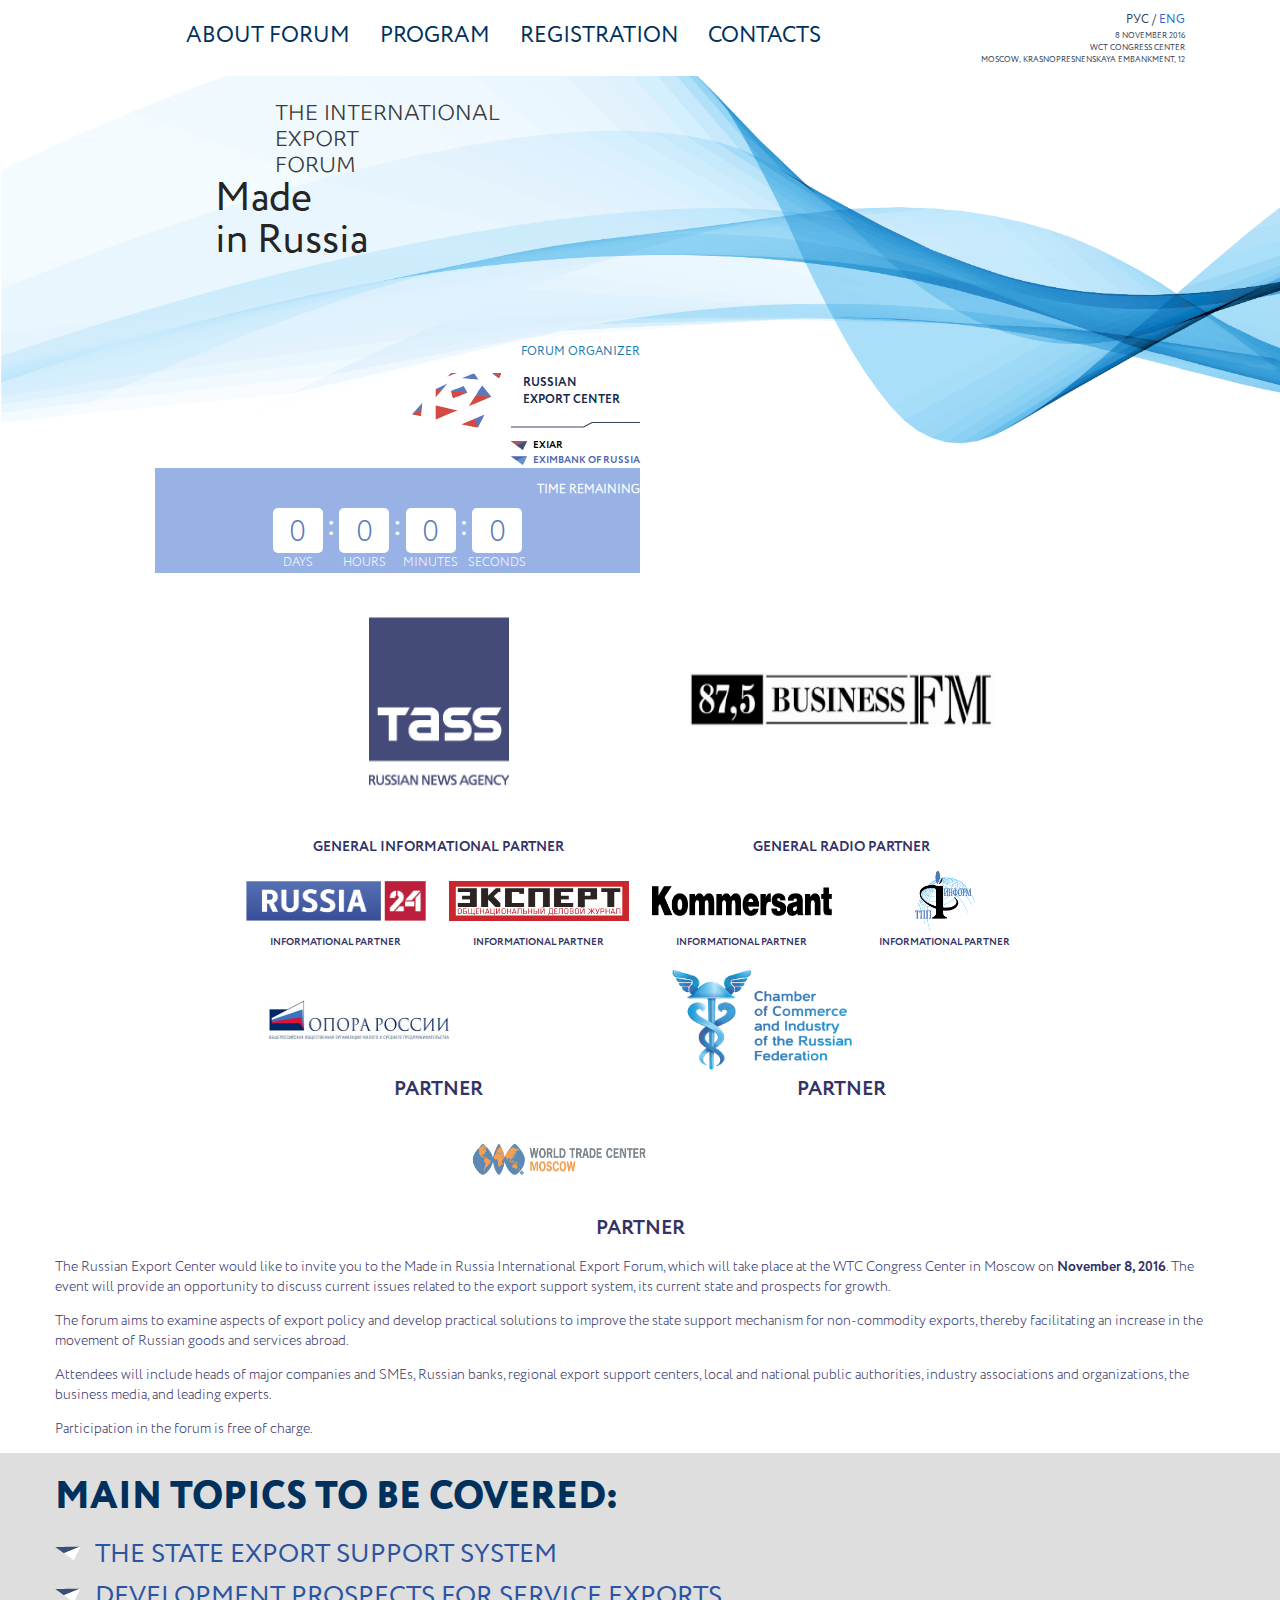
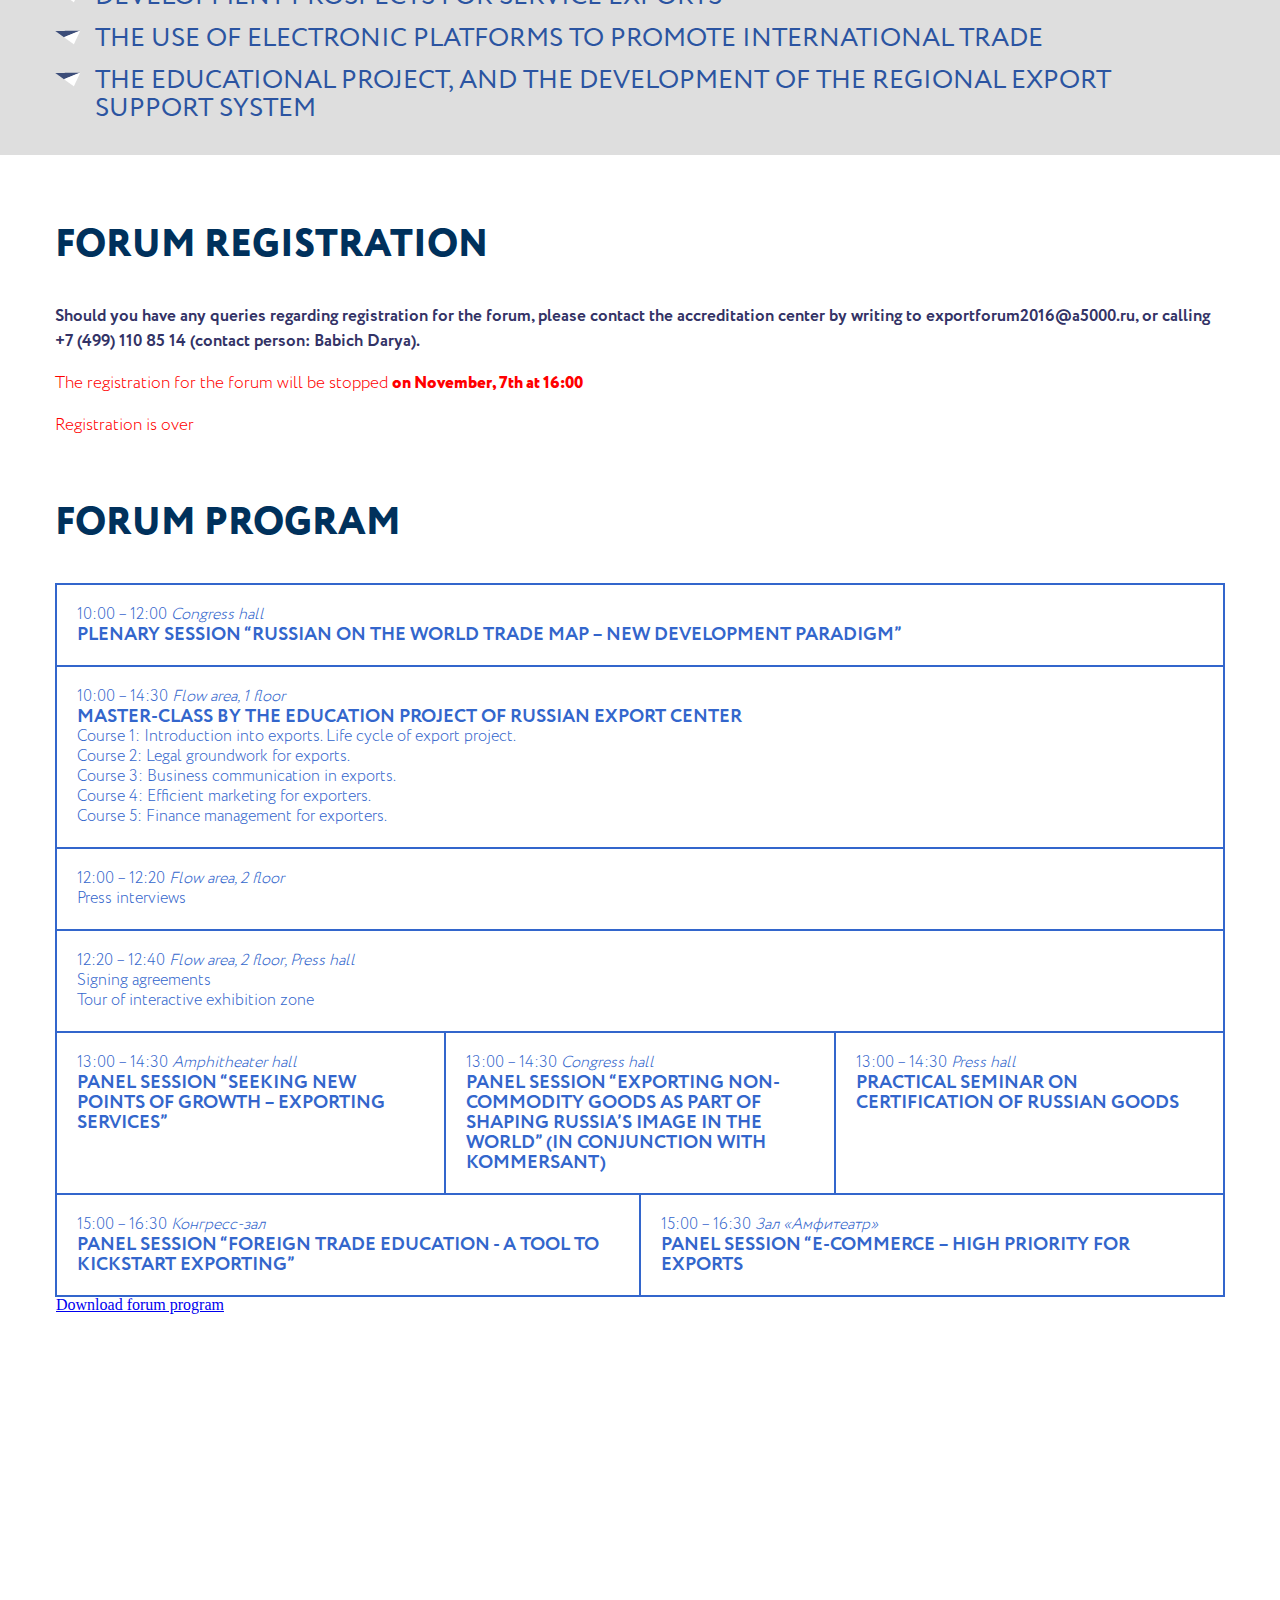
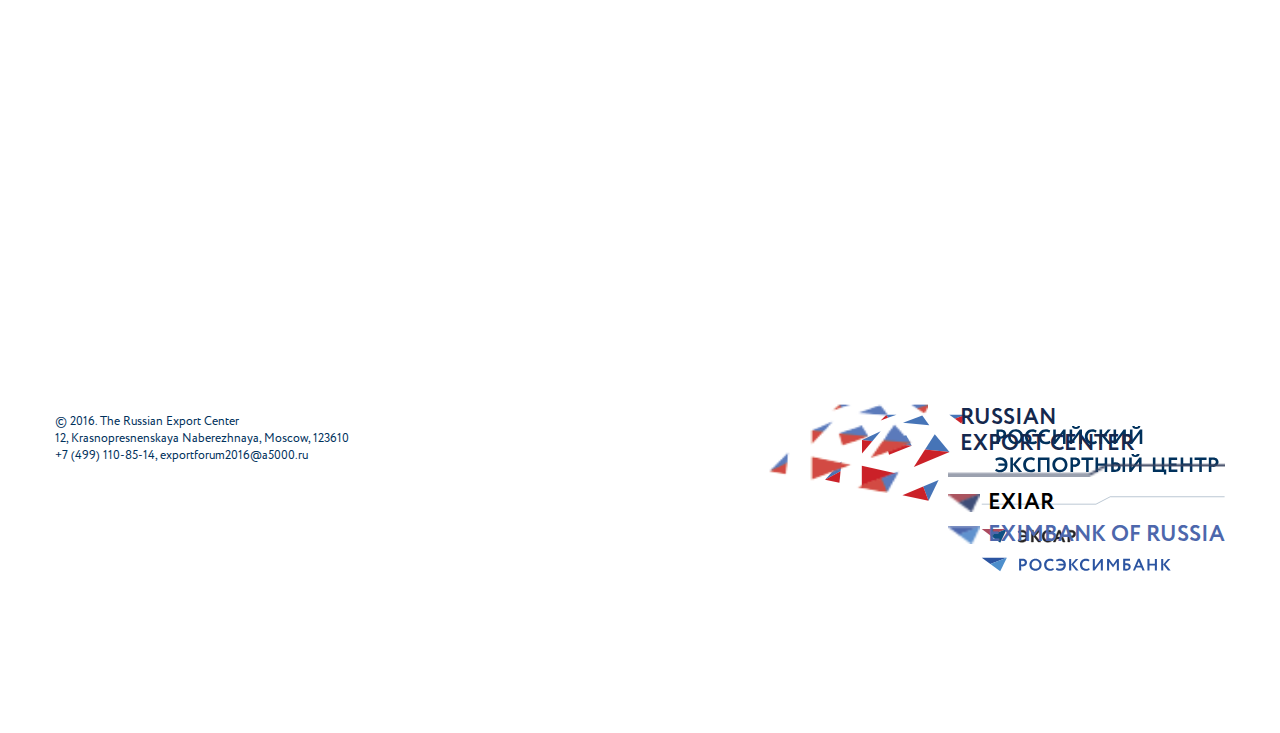
<file: en/index.html>
<!DOCTYPE html>
<html mlns="http://www.w3.org/1999/xhtml" xml:lang="ru">
    <head>
        <meta http-equiv="Content-Type" content="text/html; charset=UTF-8">
        <title>Export Forum</title>
        <link rel="apple-touch-icon" sizes="57x57" href="../img/favicon/apple-icon-57x57.png" type="image/x-icon">
        <link rel="apple-touch-icon" sizes="60x60" href="../img/favicon/apple-icon-60x60.png" type="image/x-icon">
        <link rel="apple-touch-icon" sizes="72x72" href="../img/favicon/apple-icon-72x72.png" type="image/x-icon">
        <link rel="apple-touch-icon" sizes="76x76" href="../img/favicon/apple-icon-76x76.png" type="image/x-icon">
        <link rel="apple-touch-icon" sizes="114x114" href="../img/favicon/apple-icon-114x114.png" type="image/x-icon">
        <link rel="apple-touch-icon" sizes="120x120" href="../img/favicon/apple-icon-120x120.png" type="image/x-icon">
        <link rel="apple-touch-icon" sizes="144x144" href="../img/favicon/apple-icon-144x144.png" type="image/x-icon">
        <link rel="apple-touch-icon" sizes="152x152" href="../img/favicon/apple-icon-152x152.png" type="image/x-icon">
        <link rel="apple-touch-icon" sizes="180x180" href="../img/favicon/apple-icon-180x180.png" type="image/x-icon">
        <link rel="icon" type="image/png" sizes="192x192"  href="../img/favicon/android-icon-192x192.png" type="image/x-icon">
        <link rel="icon" type="image/png" sizes="32x32" href="../img/favicon/favicon-32x32.png" type="image/x-icon">
        <link rel="icon" type="image/png" sizes="96x96" href="../img/favicon/favicon-96x96.png" type="image/x-icon">
        <link rel="icon" type="image/png" sizes="16x16" href="../img/favicon/favicon-16x16.png" type="image/x-icon">
        <link rel="manifest" href="../img/favicon/manifest.json">
        <meta name="msapplication-TileColor" content="#ffffff">
        <meta name="msapplication-TileImage" content="/ms-icon-144x144.png">
        <meta name="theme-color" content="#ffffff">

        <link href="../css/main.css" type="text/css" rel="stylesheet">
        <link href="../en/css/main-en.css" type="text/css" rel="stylesheet">
        <link href="../css/bootstrap.css" type="text/css" rel="stylesheet">
        <link href="../css/modal.css" type="text/css" rel="stylesheet">
        <script src="../js/yandex-map-en.min.js" type="text/javascript"></script>
        <script src="../js/angular.min.js" type="text/javascript"></script>
        <script src="../js/sotos.crop-image.js" type="text/javascript"></script>
        <script src="../js/jquery.min.js" type="text/javascript"></script>
        <script src="../js/jquery.validate.min.js" type="text/javascript"></script>
        <script src="../js/jquery.countdown.min.js" type="text/javascript"></script>
        <script src="../js/client.js" type="text/javascript"></script>
        <script src="../en/js/main-en.js" type="text/javascript"></script>
    </head>
    <body ng-app="mosurbanforum" ng-controller="IndexController">
        <header class="header container">
            <nav class="nav clearfix" >
                <ul class="header-nav clearfix">
                    <li><a href="#about" target="_self">About forum</a></li>
                    <li><a href="#program" target="_self">Program</a></li>
                    <li><a href="#registration" target="_self">Registration</a></li>
                    <li><a href="#contacts" target="_self">Contacts</a></li>
                </ul>
                <div class="header-info">
                    <a href="/">РУС</a><span class="language-divider">&nbsp;/&nbsp;</span><a href="/en" class="current">ENG</a>
                    <br/>
                    <span id="date">8 november 2016</span>
                    <br/>
                    <span id="buildingName">WCT Congress center</span>
                    <br/>
                    <span id="address">Moscow, Krasnopresnenskaya embankment, 12</span>
                </div>
            </nav>
        </header>
        <section id="jumbotron">
            <div class="container clearfix">
                <div class="jumbotron-logo">
                    <div class="logo-name">The International<br/>export<br/>forum</div>
                    <div class="made-in-russia">Made<br/>in Russia</div>
                </div>
                <div class="jumbotron-info">
                    <div class="organizator-container">
                        <h3>Forum organizer</h3>
                        <div class="organizator">
                            <div class="organization-name">Russian<br/>export center</div>
                            <div class="exar">EXIAR</div>
                            <div class="roseximbank">EXIMBANK OF RUSSIA</div>
                        </div>
                    </div>
                    <div class="remain-time" id="remain-time">
                        <h3>Time remaining</h3>
                        <span id="remain-time-days" title="days">30</span>
                        <span>:</span>
                        <span id="remain-time-hours" title="hours">12</span>
                        <span>:</span>
                        <span id="remain-time-minutes" title="minutes">12</span>
                        <span>:</span>
                        <span id="remain-time-seconds" title="seconds">12</span>
                    </div>
                </div>
            </div>
        </section>
        <section id="description" class="container">
            <a name="about"></a>
            <ul class="general_partner_logos clearfix">
                <li>
                    <a class="tass_logo_en" href="http://tass.ru/" target="_blank"></a>
                    <br/>
                    <span>General informational partner</span>
                </li>
                <li>
                    <a class="businessfm_logo_en" href="https://www.bfm.ru/" target="_blank"></a>
                    <br/>
                    <span>General radio partner</span>
                </li>
            </ul>
            <ul class="info_partner_logos clearfix">
                <li>
                    <a class="russia24_logo_en" href="http://www.vesti.ru/" target="_blank"></a>
                    <span>informational partner</span>
                </li>
                <li>
                    <a class="expert_logo_en" href= "http://expert.ru/" target="_blank"></a>
                    <span>informational partner</span>
                </li>
                <li>
                    <a class="commersant_logo_en" href="http://www.kommersant.ru/" target="_blank"></a>
                    <span>informational partner</span>
                </li>
                <li>
                    <a class="tpp_logo_en" href="http://www.tpp-inform.ru/" target="_blank"></a>
                    <span>informational partner</span>
                </li>
            </ul>
            <ul class="partner_logos clearfix">
                <li>
                    <a class="opora_logo_en" href=" http://opora.ru/" target="_blank"></a>
                    <span>partner</span>
                </li>
                <li>
                    <a class="chamber_logo_en" href="http://tpprf.ru/ru/" target="_blank"></a>
                    <span>partner</span>
                </li>
                <li>
                    <a class="wtc_logo_en" href="https://en.wtcmoscow.ru/" target="_blank"></a>
                    <span>partner</span>
                </li>
            </ul>
            <div>
                <p>
                    The Russian Export Center would like to invite you to the Made in Russia International Export Forum, which will take place at the WTC Congress Center in Moscow on <b>November 8, 2016</b>.  The event will provide an opportunity to discuss current issues related to the export support system, its current state and prospects for growth.
                </p>
                <p>
                    The forum aims to examine aspects of export policy and develop practical solutions to improve the state support mechanism for non-commodity exports, thereby facilitating an increase in the movement of Russian goods and services abroad. 
                </p>
                <p>
                    Attendees will include heads of major companies and SMEs, Russian banks, regional export support centers, local and national public authorities, industry associations and organizations, the business media, and leading experts.
                </p>
                <p>
                    Participation in the forum is free of charge.
                </p>
            </div>

        </section>
        <section id="subjects">
            <div class="container">
                <h2>Main topics to be covered:</h2>
                <ul>
                    <li>The state export support system</li>
                    <li>Development prospects for service exports</li>
                    <li>The use of electronic platforms to promote international trade</li>
                    <li>The educational project, and the development of the regional export support system</li>
                </ul>
            </div>
        </section>
        <section id="registration">
            <a name="registration"></a>
            <div class="container">
                <h2>Forum registration</h2>
                <p>Should you have any queries regarding registration for the forum, please contact the accreditation center by writing to exportforum2016@a5000.ru, or calling +7 (499) 110 85 14 (contact person: Babich Darya).</p>
                <p style="color: red;font-family: CirceRegular;">The registration for the forum will be stopped <span style="font-family: CirceExtraBold;">on November, 7th at 16:00</span></p>
                <p style="color: red;font-family: CirceRegular;">Registration is over</p>
                <div id="registrationSuccess" style="display:none;">
                    <p>Registration notification</p>
                    <p>Thank you for registration!</p>
                </div>
                <div id="registrationFailure" style="display:none;">
                    <p>ERROR!</p>
                    <p>An error occurred during registration, please try again later.</p>
                </div>
                <form action="" class="registration-form" id="registrationForm" style="display:none;">
                    <div class="registration-form-inputs">
                        <div class="category">
                            <div>
                                <select name="partType" id="category" style="color:grey;" platform5-type="objectRef">
                                    <option value="">Category</option>
                                    <option value="82">Participant</option>
                                    <option value="83">Mass media</option>
                                </select>
                            </div>
                        </div>
                        <div class="full-name clearfix">
                            <div><input type="text" name="firstName" id="firstName" placeholder="First name"  platform5-type="text"></div>
                            <div><input type="text" name="lastName" id="lastName" placeholder="Surname"  platform5-type="text"></div>
                        </div>
                        <div class="company-name clearfix">
                            <div><input type="text" name="companyeng" id="companyeng" placeholder="Company"  platform5-type="text"></div>
                        </div>
                        <div class="position-name clearfix">
                            <div> <input type="text" name="positioneng" id="positioneng" placeholder="Job title"  platform5-type="text"></div>
                        </div>
                        <div class="company-name clearfix">
                            <div>
                                <select platform5-type="text" id="country" name="country" id="country" style="color:grey;">
                                    <option value="">Country</option>
                                    <option value="Russia">Russia</option>
                                    <option value="Ukraine">Ukraine</option>
                                    <option value="Belarus">Belarus</option>
                                    <option value="Kazakhstan">Kazakhstan</option>
                                    <option value="Azerbaijan">Azerbaijan</option>
                                    <option value="Armenia">Armenia</option>
                                    <option value="Georgia">Georgia</option>
                                    <option value="Israel">Israel</option>
                                    <option value="USA">USA</option>
                                    <option value="Canada">Canada</option>
                                    <option value="Kyrgyzstan">Kyrgyzstan</option>
                                    <option value="Latvia">Latvia</option>
                                    <option value="Lithuania">Lithuania</option>
                                    <option value="Estonia">Estonia</option>
                                    <option value="Moldova">Moldova</option>
                                    <option value="Tajikistan">Tajikistan</option>
                                    <option value="Turkmenistan">Turkmenistan</option>
                                    <option value="Uzbekistan">Uzbekistan</option>
                                    <option value="Australia">Australia</option>
                                    <option value="Austria">Austria</option>
                                    <option value="Albania">Albania</option>
                                    <option value="Algeria">Algeria</option>
                                    <option value="American Samoa">American Samoa</option>
                                    <option value="Anguilla">Anguilla</option>
                                    <option value="Angola">Angola</option>
                                    <option value="Andorra">Andorra</option>
                                    <option value="Antigua and Barbuda">Antigua and Barbuda</option>
                                    <option value="Argentina">Argentina</option>
                                    <option value="Aruba">Aruba</option>
                                    <option value="Afghanistan">Afghanistan</option>
                                    <option value="Bahamas">Bahamas</option>
                                    <option value="Bangladesh">Bangladesh</option>
                                    <option value="Barbados">Barbados</option>
                                    <option value="Bahrain">Bahrain</option>
                                    <option value="Belize">Belize</option>
                                    <option value="Belgium">Belgium</option>
                                    <option value="Benin">Benin</option>
                                    <option value="Bermuda">Bermuda</option>
                                    <option value="Bulgaria">Bulgaria</option>
                                    <option value="Bolivia">Bolivia</option>
                                    <option value="Bosnia and Herzegovina">Bosnia and Herzegovina</option>
                                    <option value="Botswana">Botswana</option>
                                    <option value="Brazil">Brazil</option>
                                    <option value="Brunei Darussalam">Brunei Darussalam</option>
                                    <option value="Burkina Faso">Burkina Faso</option>
                                    <option value="Burundi">Burundi</option>
                                    <option value="Bhutan">Bhutan</option>
                                    <option value="Vanuatu">Vanuatu</option>
                                    <option value="Great Britain">United Kingdom</option>
                                    <option value="Hungary">Hungary</option>
                                    <option value="Venezuela">Venezuela</option>
                                    <option value="Virgin Islands, British">Virgin Islands, British</option>
                                    <option value="US Virgin Islands">Virgin Islands, US</option>
                                    <option value="East Timor">East Timor</option>
                                    <option value="Vietnam">Vietnam</option>
                                    <option value="Gabon">Gabon</option>
                                    <option value="Haiti">Haiti</option>
                                    <option value="Guyana">Guyana</option>
                                    <option value="Gambia">Gambia</option>
                                    <option value="Ghana">Ghana</option>
                                    <option value="Guadeloupe">Guadeloupe</option>
                                    <option value="Guatemala">Guatemala</option>
                                    <option value="Guinea">Guinea</option>
                                    <option value="Guinea-Bissau">Guinea-Bissau</option>
                                    <option value="Germany">Germany</option>
                                    <option value="Gibraltar">Gibraltar</option>
                                    <option value="Honduras">Honduras</option>
                                    <option value="Hong Kong">Hong Kong</option>
                                    <option value="Granada">Grenada</option>
                                    <option value="Greenland">Greenland</option>
                                    <option value="Greece">Greece</option>
                                    <option value="Guam">Guam</option>
                                    <option value="Denmark">Denmark</option>
                                    <option value="Dominica">Dominica</option>
                                    <option value="Dominican Republic">Dominican Republic</option>
                                    <option value="Egypt">Egypt</option>
                                    <option value="Zambia">Zambia</option>
                                    <option value="Western Sahara">Western Sahara</option>
                                    <option value="Zimbabwe">Zimbabwe</option>
                                    <option value="India">India</option>
                                    <option value="Indonesia">Indonesia</option>
                                    <option value="Jordan">Jordan</option>
                                    <option value="Iraq">Iraq</option>
                                    <option value="Iran">Iran</option>
                                    <option value="Ireland">Ireland</option>
                                    <option value="Iceland">Iceland</option>
                                    <option value="Spain">Spain</option>
                                    <option value="Italy">Italy</option>
                                    <option value="Yemen">Yemen</option>
                                    <option value="Cape Verde">Cape Verde</option>
                                    <option value="Cambodia">Cambodia</option>
                                    <option value="Cameroon">Cameroon</option>
                                    <option value="Qatar">Qatar</option>
                                    <option value="Kenya">Kenya</option>
                                    <option value="Cyprus">Cyprus</option>
                                    <option value="Kiribati">Kiribati</option>
                                    <option value="China">China</option>
                                    <option value="Columbia">Columbia</option>
                                    <option value="Comoros">Comoros</option>
                                    <option value="Congo">Congo</option>
                                    <option value="Congo, Democratic Republic">Congo, Democratic Republic</option>
                                    <option value="Costa Rica">Costa Rica</option>
                                    <option value="Côte d'Ivoire">Côte d'Ivoire</option>
                                    <option value="Cuba">Cuba</option>
                                    <option value="Kuwait">Kuwait</option>
                                    <option value="Laos">Laos</option>
                                    <option value="Lesotho">Lesotho</option>
                                    <option value="Liberia">Liberia</option>
                                    <option value="Lebanon">Lebanon</option>
                                    <option value="Libya">Libya</option>
                                    <option value="Liechtenstein">Liechtenstein</option>
                                    <option value="Luxembourg">Luxembourg</option>
                                    <option value="Mauritius">Mauritius</option>
                                    <option value="Mauritania">Mauritania</option>
                                    <option value="Madagascar">Madagascar</option>
                                    <option value="Macau">Macau</option>
                                    <option value="Macedonia">Macedonia</option>
                                    <option value="Malawi">Malawi</option>
                                    <option value="Malaysia">Malaysia</option>
                                    <option value="Mali">Mali</option>
                                    <option value="Maldives">Maldives</option>
                                    <option value="Malta">Malta</​​option>
                                    <option value="Morocco">Morocco</option>
                                    <option value="Martinique">Martinique</option>
                                    <option value="Marshall Islands">Marshall Islands</option>
                                    <option value="Mexico">Mexico</option>
                                    <option value="Micronesia, Federated States of">Micronesia, Federated States</option>
                                    <option value="Mozambique">Mozambique</option>
                                    <option value="Monaco">Monaco</option>
                                    <option value="Mongolia">Mongolia</option>
                                    <option value="Montserrat">Montserrat</option>
                                    <option value="Myanmar">Myanmar</option>
                                    <option value="Namibia">Namibia</option>
                                    <option value="Nauru">Nauru</option>
                                    <option value="Nepal">Nepal</option>
                                    <option value="Niger">Niger</option>
                                    <option value="Nigeria">Nigeria</option>
                                    <option value="Curacao">Curacao</option>
                                    <option value="Netherlands">Netherlands</option>
                                    <option value="Nicaragua">Nicaragua</option>
                                    <option value="Niue">Niue</option>
                                    <option value="New Zealand">New Zealand</option>
                                    <option value="New Caledonia">New Caledonia</option>
                                    <option value="Norway">Norway</option>
                                    <option value="United Arab Emirates">United Arab Emirates</option>
                                    <option value="Oman">Oman</option>
                                    <option value="Isle of Man">Isle of Man</option>
                                    <option value="Norfolk Island">Norfolk Island</option>
                                    <option value="Cayman Islands">Cayman Islands</option>
                                    <option value="Cook Islands">Cook Islands</option>
                                    <option value="Turks and Caicos Islands">Turks & Caicos Islands</option>
                                    <option value="Pakistan">Pakistan</option>
                                    <option value="Palau">Palau</option>
                                    <option value="PA">PA</option>
                                    <option value="Panama">Panama</option>
                                    <option value="Papua - New Guinea">Papua - New Guinea</option>
                                    <option value="Paraguay">Paraguay</option>
                                    <option value="Peru">Peru</option>
                                    <option value="Pitcairn">Pitcairn</option>
                                    <option value="Poland">Poland</option>
                                    <option value="Portugal">Portugal</option>
                                    <option value="Puerto Rico">Puerto Rico</option>
                                    <option value="Reunion">Reunion</option>
                                    <option value="Rwanda">Rwanda</option>
                                    <option value="Romania">Romania</option>
                                    <option value="Salvador">Salvador</option>
                                    <option value="Samoa">Samoa</option>
                                    <option value="San Marino">San Marino</option>
                                    <option value="Sao Tome and Principe">Sao Tome and Principe</option>
                                    <option value="Saudi Arabia">Saudi Arabia</option>
                                    <option value="Swaziland">Swaziland</option>
                                    <option value="Saint Helena">Saint Helena</option>
                                    <option value="North Korea">North Korea</option>
                                    <option value="Northern Mariana Islands">Northern Mariana Islands</option>
                                    <option value="Seychelles">Seychelles</option>
                                    <option value="Senegal">Senegal</option>
                                    <option value="Saint Vincent">St. Vincent</option>
                                    <option value="Saint Kitts and Nevis">St. Kitts and Nevis</option>
                                    <option value="Saint Lucia">Saint Lucia</option>
                                    <option value="Saint-Pierre and Miquelon">Saint-Pierre and Miquelon</option>
                                    <option value="Serbia">Serbia</option>
                                    <option value="Singapore">Singapore</option>
                                    <option value="Syrian Arab Republic">Syrian Arab Republic</option>
                                    <option value="Slovakia">Slovakia</option>
                                    <option value="Slovenia">Slovenia</option>
                                    <option value="Solomon Islands">Solomon Islands</option>
                                    <option value="Somalia">Somalia</option>
                                    <option value="Sudan">Sudan</option>
                                    <option value="Suriname">Suriname</option>
                                    <option value="Sierra Leone">Sierra Leone</option>
                                    <option value="Thailand">Thailand</option>
                                    <option value="Taiwan">Taiwan</option>
                                    <option value="Tanzania">Tanzania</option>
                                    <option value="Togo">Togo</option>
                                    <option value="Tokelau">Tokelau</option>
                                    <option value="Tonga">Tonga</option>
                                    <option value="Trinidad and Tobago">Trinidad and Tobago</option>
                                    <option value="Tuvalu">Tuvalu</option>
                                    <option value="Tunisia">Tunisia</option>
                                    <option value="Turkey">Turkey</option>
                                    <option value="Uganda">Uganda</option>
                                    <option value="Wallis and Futuna">Wallis and Futuna</option>
                                    <option value="Uruguay">Uruguay</option>
                                    <option value="Faroe Islands">Faroe Islands</option>
                                    <option value="Fiji">Fiji</option>
                                    <option value="Philippines">Philippines</option>
                                    <option value="Finland">Finland</option>
                                    <option value="Falkland Islands">Falkland Islands</option>
                                    <option value="France">France</option>
                                    <option value="French Guiana">French Guiana</option>
                                    <option value="French Polynesia">French Polynesia</option>
                                    <option value="Croatia">Croatia</option>
                                    <option value="Central African Republic">Central African Republic</option>
                                    <option value="Chad">Chad</option>
                                    <option value="Czech Republic">Czech Republic</option>
                                    <option value="Chile">Chile</option>
                                    <option value="Switzerland">Switzerland</option>
                                    <option value="Sweden">Sweden</option>
                                    <option value="Svalbard and Jan Mayen">Svalbard and Jan Mayen</option>
                                    <option value="Sri Lanka">Sri Lanka</option>
                                    <option value="Ecuador">Ecuador</option>
                                    <option value="Equatorial Guinea">Equatorial Guinea</option>
                                    <option value="Eritrea">Eritrea</option>
                                    <option value="Ethiopia">Ethiopia</option>
                                    <option value="South Korea">South Korea</option>
                                    <option value="South Africa">South Africa</option>
                                    <option value="Jamaica">Jamaica</option>
                                    <option value="Japan">Japan</option>
                                    <option value="Montenegro">Montenegro</option>
                                    <option value="Djibouti">Djibouti</option>
                                    <option value="South Sudan">South Sudan</option>
                                    <option value="Vatican">Vatican</option>
                                    <option value="Sint Maarten">Sint Maarten</option>
                                    <option value="Bonaire, Sint Eustatius and Saba">Bonaire, Sint Eustatius and Saba</option>
                                </select>
                            </div>
                        </div>
                        <div class="email-phonenumber-photo">
                            <div class="email-phonenumber">
                                <div><input type="text" name="email" id="email" placeholder="E-mail"  platform5-type="text"></div>
                                <div><input type="text" name="phone" id="phone" placeholder="Contact telephone number"  platform5-type="text"></div>
                            </div>
                            <div class="photo">
                                <div class="photo-file">
                                    Upload photo
                                    <input name='photo' ng-model="photo" class="filestyle"
                                                   onchange="angular.element(this).scope().file_changed(this)"
                                                   type="file" accept="image/*">
                                    <input platform5-type="file" id="photoFile" value="{{imageOut}}" type="hidden" />
                                </div>
                                <div class="photo-message" id="photoMessage">Photo must be in JPG or TIFF format, have an aspect ratio 3:4, and be at least 4x5cm (200x250px)</div>
                            </div>
                            <div class="photo-preview" id="photoPreviewContainer"><img src="../img/photo_plug.png" alt="" widtd="80" height="110" id="photoPreview"></div>
                        </div>
                        <div class="comment">
                            <textarea type="text" name="comments" id="comments" platform5-type="text" rows="4" placeholder="COMMENTS"></textarea>
                        </div>
                    </div>
                    <input platform5-type="text" name="lang" id="lang" value="en" type="hidden" />
                    <button type="submit" class="submit-btn" id="submitBtn">Register</button>
                </form>
            </div>
        </section>
        <section id="schedule" class="container">
            <a name="program"></a>
            <h2>Forum program</h2>
            <table>
                <tr>
                    <td colspan="3">
                        <p>10:00 – 12:00 <i>Congress hall</i></p>
                        <h3>Plenary session “Russian on the world trade map – new development paradigm” </h3>
                    </td>
                </tr>
                <tr>
                    <td colspan="3">
                        <p>10:00 – 14:30 <i>Flow area, 1 floor</i></p>
                        <h3>Master-class by the Education Project of Russian Export Center</h3>
                        <p>Course 1: Introduction into exports. Life cycle of export project.</p>
                        <p>Course 2: Legal groundwork for exports.</p>
                        <p>Course 3: Business communication in exports.</p>
                        <p>Course 4: Efficient marketing for exporters.</p>
                        <p>Course 5: Finance management for exporters.</p>
                    </td>
                </tr>
                <tr>
                    <td colspan="3">
                        <p>12:00 – 12:20 <i>Flow area, 2 floor</i></p>
                        <p>Press interviews</p>
                    </td>
                </tr>
                <tr>
                    <td colspan="3">
                        <p>12:20 – 12:40 <i>Flow area, 2 floor, Press hall</i></p>
                        <p>Signing agreements</p>
                        <p>Tour of interactive exhibition zone</p>
                    </td>
                </tr>
                <tr>
                    <td style="width: 33.333333%">
                        <p>13:00 – 14:30 <i>Amphitheater hall</i></p>
                        <h3>Panel Session “Seeking new points of growth – exporting services” </h3>
                    </td>
                    <td style="width: 33.333333%">
                        <p>13:00 – 14:30 <i>Congress hall</i></p>
                        <h3>Panel Session “Exporting Non-Commodity Goods as Part of Shaping Russia’s Image in the World” (in conjunction with Kommersant)</h3>
                    </td>
                    <td style="width: 33.333333%">
                        <p>13:00 – 14:30 <i>Press hall</i></p>
                        <h3>Practical seminar on certification of Russian goods</h3>
                    </td>
                </tr>
                <tr>
                    <td colspan="3" style="padding: 0px">
                        <table>
                            <tbody>
                                <tr>
                                    <td style="border-right: 2px solid #3366cc;padding: 20px 20px;width: 50%">
                                        <p>15:00 – 16:30 <i>Конгресс-зал</i></p>
                                        <h3>Panel Session “Foreign trade education - a tool to kickstart exporting”</h3>
                                    </td>
                                    <td style="padding: 20px 20px;width: 50%">
                                        <p>15:00 – 16:30 <i>Зал «Амфитеатр»</i></p>
                                        <h3>Panel session “E-commerce – high priority for exports</h3>
                                    </td>
                                </tr>
                            </tbody>
                        </table>
                    </td>
                </tr>
                <tr>
                    <td colspan="3">
                        <a href="../files/exportforum_programg.docx">Download forum program</a>
                    </td>
                </tr>
            </table>
        </section>
        <section id="location"></section>
        <footer class="container clearfix">
            <a name="contacts"></a>
            <div class="requisites">
                &copy; 2016. The Russian Export Center<br/>
                12, Krasnopresnenskaya Naberezhnaya, Moscow, 123610<br/>
                +7 (499) 110-85-14, exportforum2016@a5000.ru
            </div>
            <div class="organizator-logo">
                <div class="organizator">
                    <div class="organization-name">Russian<br/>export center</div>
                    <div class="exar">EXIAR</div>
                    <div class="roseximbank">EXIMBANK OF RUSSIA</div>
                </div>
            </div>
        </footer>
        <div id="cropPhoto" class="modal" ng-class="{'show-div': dialog.show, 'hide-div': !dialog.show}">
            <!-- Modal content -->
            <div class="modal-content">
                <span class="close" ng-click="closeDialog()">x</span>
                <div class="topCropToolbar">
                    <input type="button" ng-click="rotateLeft()" value="Сounter-clockwise">
                    <input type="button" ng-click="rotateRight()" value="Сlockwise">
                </div>
                <div class="cropPhotoView">
                    <image-crop id="photo" image-out="register.photo"  crop-options="options" ng-transclude crop-image-save="saveCrop">
                        <edit-crop></edit-crop>
                    </image-crop>
                </div>
                <div class="bottomCropToolBar">
                    <input type="button" ng-click="crop()" value="Crop">
                    <input type="button" ng-click="saveAvatar()" ng-disabled="isNotCropped || register.photo==''" value="Save">
                    <input type="button" ng-click="closeDialog()" value="Quit">
                </div>
                <div ng-if="isNotCropped" style="color:maroon" role="alert">
                    It is necessary to crop the photo
                </div>
            </div>
        </div>
    </body>
</html>
</file>
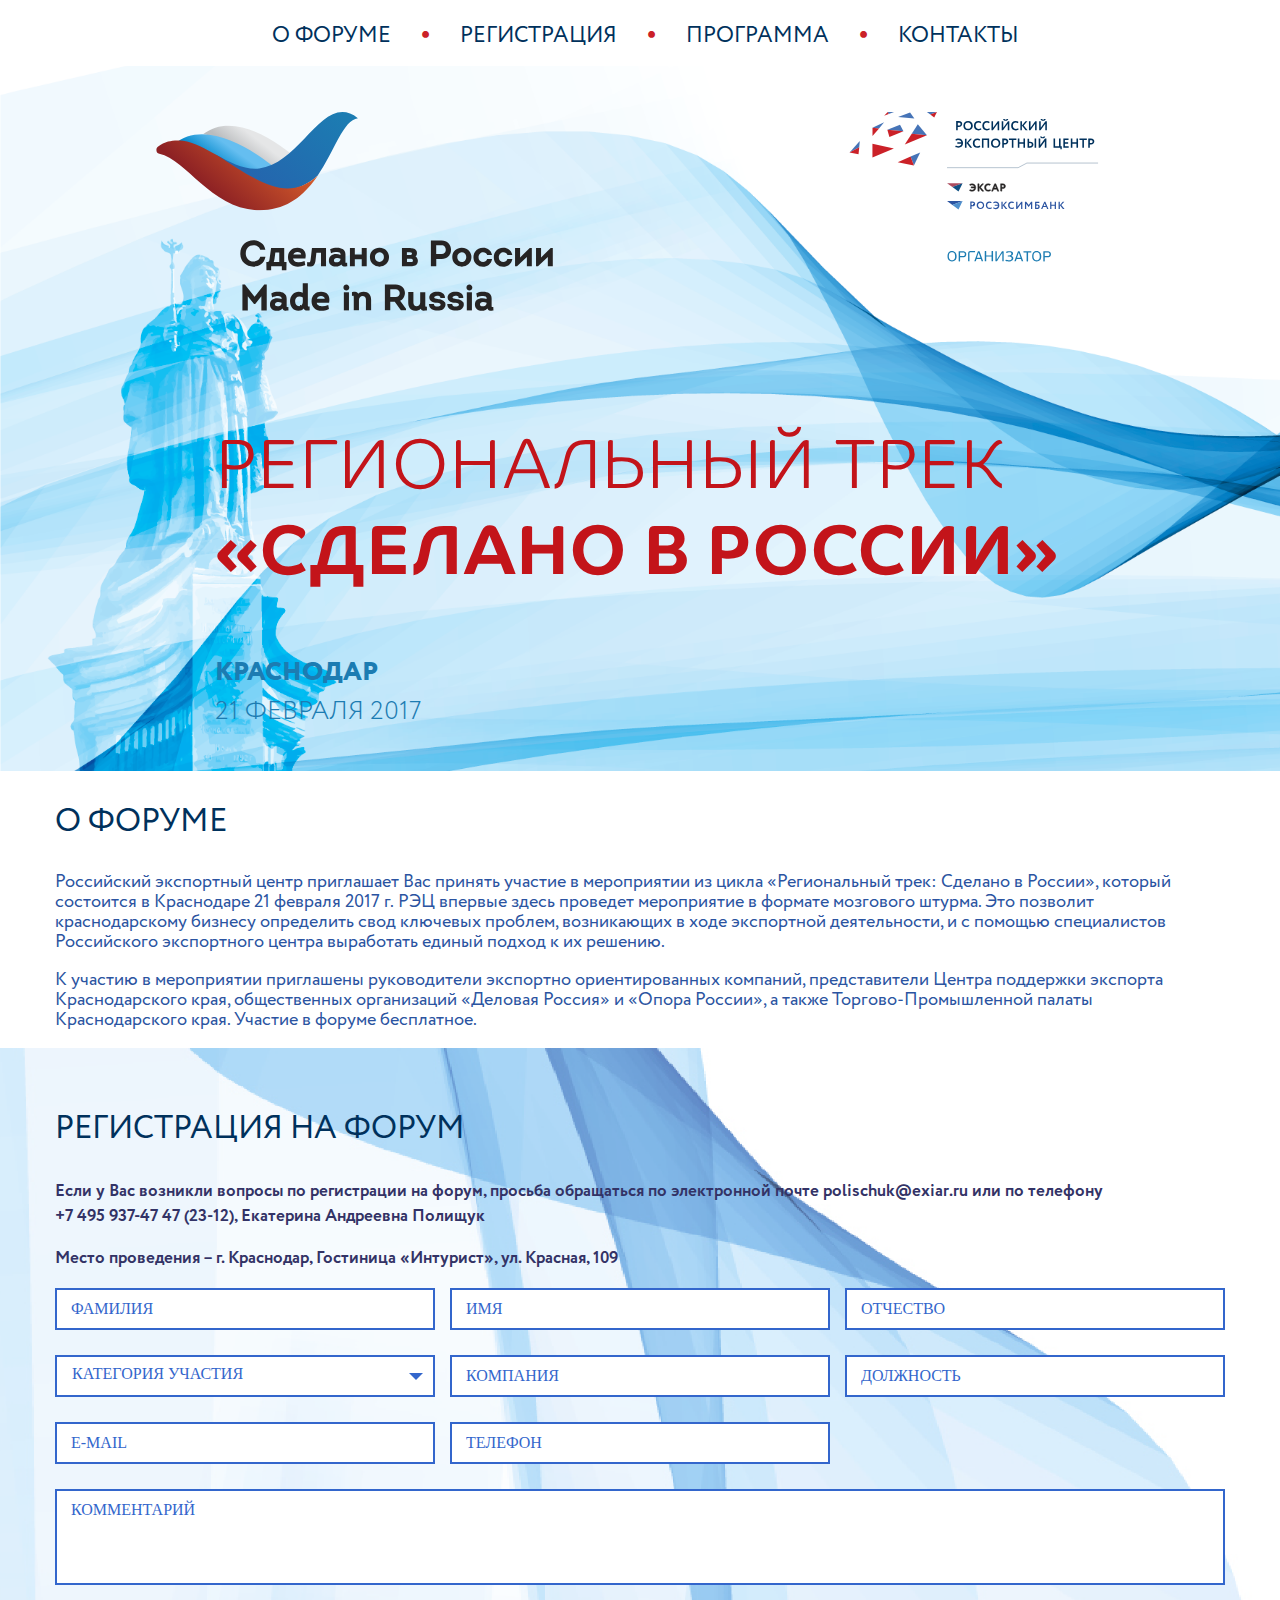
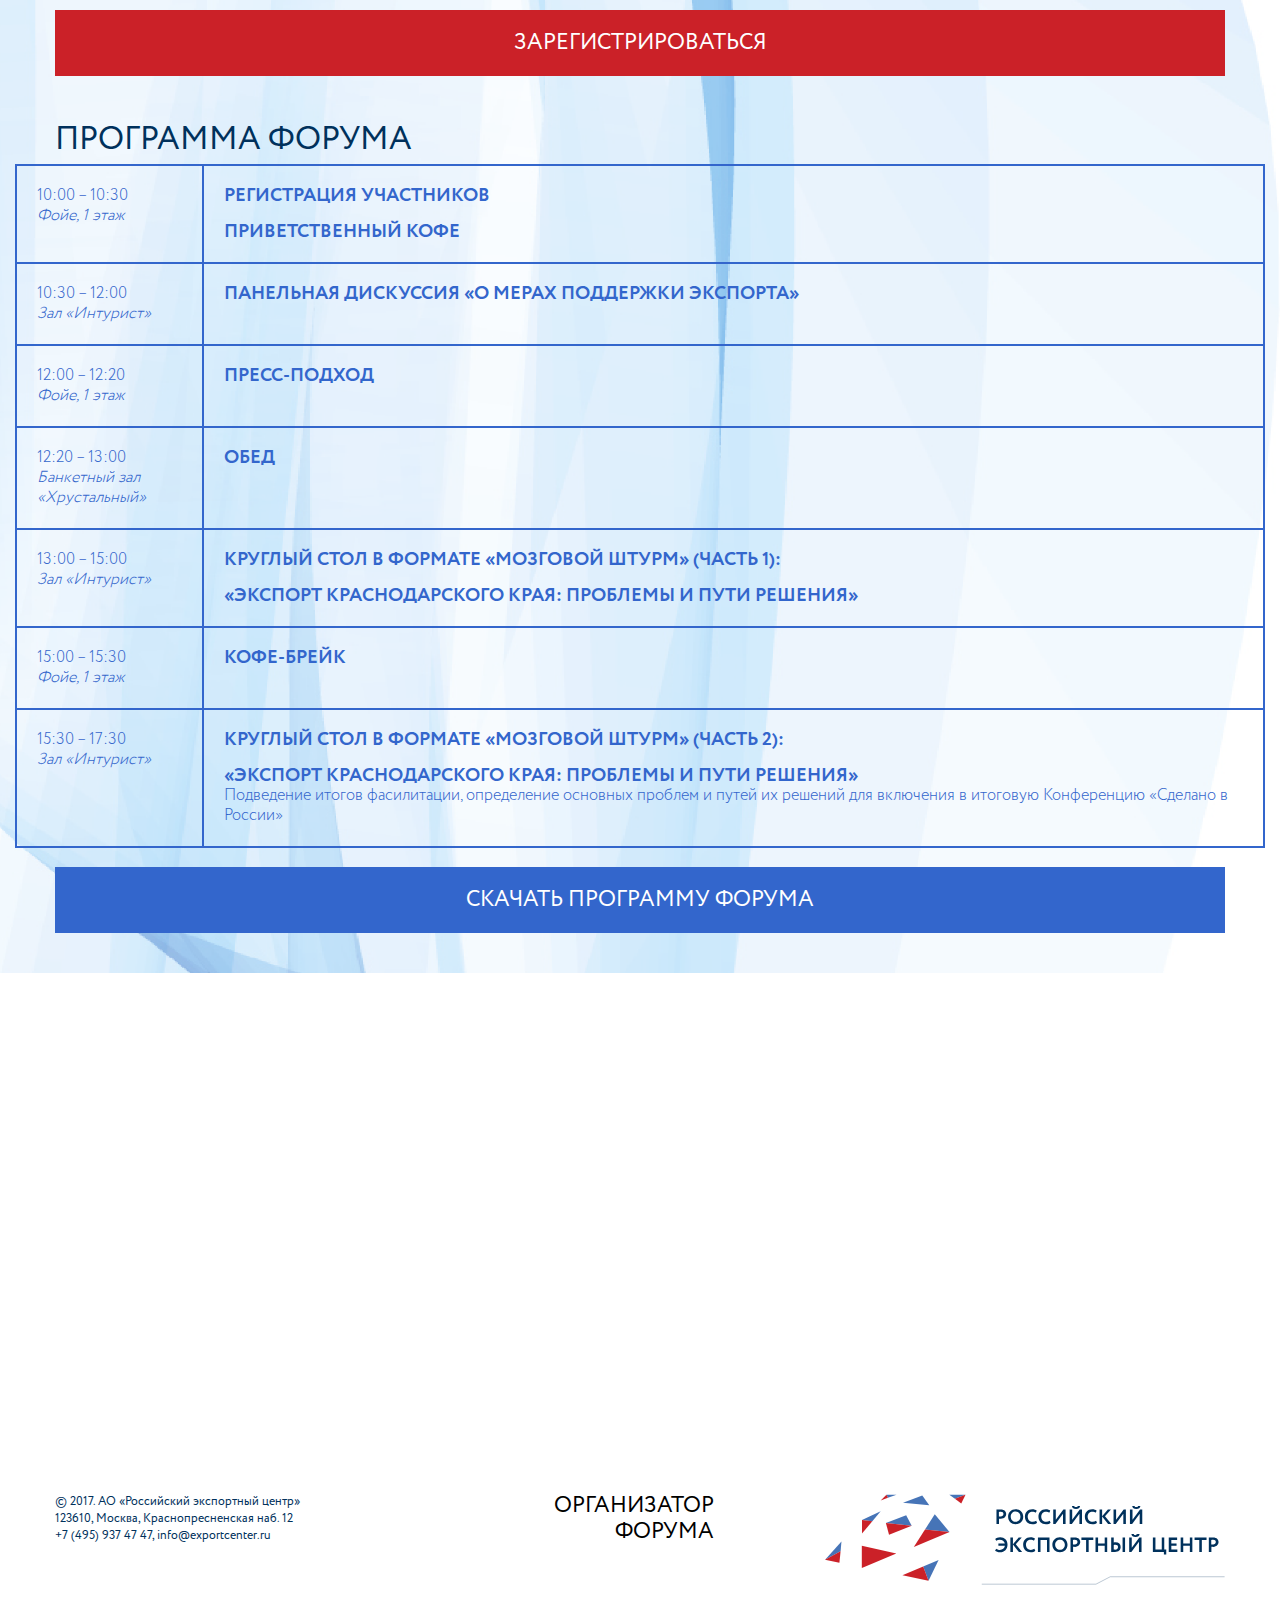
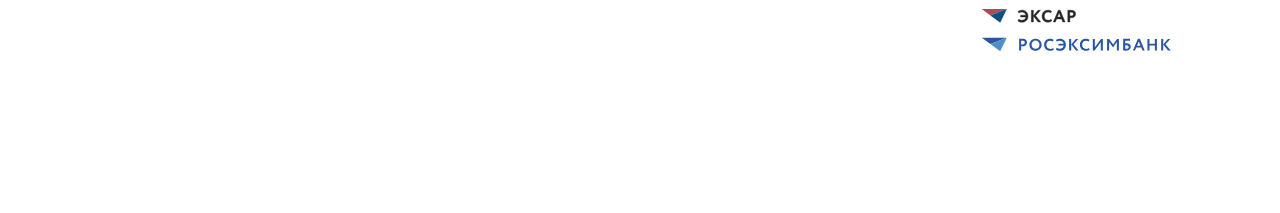
<file: ksr/index.html>
<!DOCTYPE html>
<html mlns="http://www.w3.org/1999/xhtml" xml:lang="ru">
    <head>
        <meta http-equiv="Content-Type" content="text/html; charset=UTF-8">
        <title>Экспортный форум</title>
        <link rel="apple-touch-icon" sizes="57x57" href="../img/favicon/apple-icon-57x57.png" type="image/x-icon">
        <link rel="apple-touch-icon" sizes="60x60" href="../img/favicon/apple-icon-60x60.png" type="image/x-icon">
        <link rel="apple-touch-icon" sizes="72x72" href="../img/favicon/apple-icon-72x72.png" type="image/x-icon">
        <link rel="apple-touch-icon" sizes="76x76" href="../img/favicon/apple-icon-76x76.png" type="image/x-icon">
        <link rel="apple-touch-icon" sizes="114x114" href="../img/favicon/apple-icon-114x114.png" type="image/x-icon">
        <link rel="apple-touch-icon" sizes="120x120" href="../img/favicon/apple-icon-120x120.png" type="image/x-icon">
        <link rel="apple-touch-icon" sizes="144x144" href="../img/favicon/apple-icon-144x144.png" type="image/x-icon">
        <link rel="apple-touch-icon" sizes="152x152" href="../img/favicon/apple-icon-152x152.png" type="image/x-icon">
        <link rel="apple-touch-icon" sizes="180x180" href="../img/favicon/apple-icon-180x180.png" type="image/x-icon">
        <link rel="icon" type="image/png" sizes="192x192"  href="../img/favicon/android-icon-192x192.png" type="image/x-icon">
        <link rel="icon" type="image/png" sizes="32x32" href="../img/favicon/favicon-32x32.png" type="image/x-icon">
        <link rel="icon" type="image/png" sizes="96x96" href="../img/favicon/favicon-96x96.png" type="image/x-icon">
        <link rel="icon" type="image/png" sizes="16x16" href="../img/favicon/favicon-16x16.png" type="image/x-icon">
        <link rel="manifest" href="../img/favicon/manifest.json">
        <meta name="msapplication-TileColor" content="#ffffff">
        <meta name="msapplication-TileImage" content="/ms-icon-144x144.png">
        <meta name="theme-color" content="#ffffff">

        <link href="css/main.css" type="text/css" rel="stylesheet">
        <link href="../css/bootstrap.css" type="text/css" rel="stylesheet">
        <script src="../js/yandex-map-ru.min.js" type="text/javascript"></script>
        <script src="../js/jquery.min.js" type="text/javascript"></script>
        <script src="../js/jquery.validate.min.js" type="text/javascript"></script>
        <script src="../js/jquery.countdown.min.js" type="text/javascript"></script>
        <script src="../js/client.js" type="text/javascript"></script>
        <script src="js/main.js" type="text/javascript"></script>
    </head>
    <body ng-app="mosurbanforum" ng-controller="IndexController" class="small-top-padding">
        <header class="header">
            <div class="container">
                <div class="toggle-menu-container"><a href="#" class="toggle-menu" id="toggle-menu"><span></span></a></div>
                <nav class="nav" id="nav-bar">
                    <ul class="header-nav clearfix">
                        <!--<li><a href="#about" target="_self">Главная</a></li>
                        <li><span>•</span></li>-->
                        <!--<li><a href="#partners" target="_self">Партнеры</a></li>
                        <li><span>•</span></li>-->
                        <li><a href="#about" target="_self">О форуме</a></li>
                        <li><span>•</span></li>
                        <li><a href="#registration" target="_self">Регистрация</a></li>
                        <li><span>•</span></li>
                        <li><a href="#program" target="_self">Программа</a></li>
                        <li><span>•</span></li>
                        <li><a href="#contacts" target="_self">Контакты</a></li>
                    </ul>
                </nav>
            </div>
        </header>
        <section id="jumbotron">
            <div class="container">
                <div class="jumbotron-logos">
                </div>
                <div class="made-in-russia-red">
                    <span>Региональный трек</span><br/>
                    <b><span class="made-in-russia-red-bold">«Сделано в России»</span></b>
                </div>
                <div class="jumbotron-address">
                    <span>Краснодар</span>
                </div>
                <div class="jumbotron-date">21 Февраля 2017</div>
            </div>
        </section>
        <!--<section id="description" class="container">
            <a name="partners" class="header-anchor"></a>
            <h2>Партнеры форума</h2>
            <ul class="partner_logos">
                <li>
                    <a class="mer_logo" href="http://economy.gov.ru/" target="_blank">Министерство экономического развития<br/> Российской Федерации</a>
                </li>
                <li>
                    <a class="mpt_logo" href="http://minpromtorg.gov.ru/" target="_blank"></a>
                </li>
                <li>
                    <a class="fsa_logo" href="http://fsa.gov.ru/" target="_blank"></a>
                </li>
                <li>
                    <a class="ros_nadzor_logo" href="http://www.rospotrebnadzor.ru/" target="_blank">Федеральная служба по надзору<br/>в сфере защиты прав потребителей<br/>и благополучия человека</a>
                </li>
                <li>
                    <a class="ros_sel_logo" href="http://www.fsvps.ru/" target="_blank">Федеральная служба<br/>по ветеринарному<br/>и фитосанитарному надзору</a>
                </li>
                <li>
                    <a class="ros_zdrav_logo" href="http://www.roszdravnadzor.ru/" target="_blank">Федеральная служба<br/>по надзору в сфере<br/>здравоохранения</a>
                </li>
            </ul>
        </section>-->
        <section id="about">
            <a name="about" class="header-anchor"></a>
            <div class="container">
                <h2>О форуме</h2>
                <p>
                    <b>Российский экспортный центр</b> приглашает Вас принять участие в мероприятии из цикла <b>«Региональный трек: Сделано в России»</b>, который состоится <b>в Краснодаре 21 февраля 2017 г.</b> РЭЦ впервые здесь проведет мероприятие в формате мозгового штурма. Это позволит краснодарскому бизнесу определить свод ключевых проблем, возникающих в ходе экспортной деятельности, и с помощью специалистов Российского экспортного центра выработать единый подход к их решению.
                </p>
                <p>
                    К участию в мероприятии приглашены руководители экспортно ориентированных компаний, представители Центра поддержки экспорта Краснодарского края, общественных организаций «Деловая Россия» и «Опора России», а также Торгово-Промышленной палаты Краснодарского края.
                    Участие в форуме бесплатное.
                </p>
            </div>
        </section>
        <!--<section id="subjects">
            <div class="container">
                <h2>Основные темы форума</h2>
                <ul>
                    <li>Использование инструментов государственных институтов в целях поддержки экспорта российской продукции при прохождении процедур оценки соответствия на внешних рынках.</li>
                    <li>Продвижение пищевой продукции на внешние рынки</li>
                    <li>Продвижение химической продукции, лекарственных средств и медицинской продукции на внешние рынки</li>
                </ul>
            </div>
        </section>-->
        <section id="regprog">
            <div id="registration">
                <a name="registration" class="header-anchor"></a>
                <div class="container">
                    <h2>Регистрация на форум</h2>
                    <p>Если у Вас возникли вопросы по регистрации на форум, просьба обращаться по электронной почте polischuk@exiar.ru или по телефону<br/>+7 495 937-47 47 (23-12), Екатерина Андреевна Полищук</p>
                    <p>Место проведения – г. Краснодар, Гостиница «Интурист», ул. Красная, 109</p>
                    <p style="color: red;font-family: CirceRegular;display:none;">Регистрация на форум будет закрыта <span style="font-family: CirceExtraBold;">7 ноября в 16:00</span></p>
                    <p style="color: red;font-family: CirceRegular;display:none;">Регистрация завершена</p>
                    <div id="registrationSuccess" style="display:none;">
                        <p>Благодарим Вас за регистрацию! В ближайшее время Вы получите уведомление на электронную почту, указанную в регистрационной форме</p>
                    </div>
                    <div id="registrationFailure" style="display:none;">
                        <p>ОШИБКА!</p>
                        <p>Во время регистрации произошла ошибка, пожалуйста, попробуйте
                            зарегистрироваться позднее.</p>
                    </div>
                    <form action="" class="registration-form" id="registrationForm">
                        <div class="registration-form-inputs">
                            <div class="full-name clearfix">
                                <div class="input"><input type="text" name="lastName" id="lastName" placeholder="ФАМИЛИЯ"  platform5-type="text"></div>
                                <div class="input"><input type="text" name="firstName" id="firstName" placeholder="ИМЯ"  platform5-type="text"></div>
                                <div class="input"><input type="text" name="middleName" id="middleName" placeholder="ОТЧЕСТВО"  platform5-type="text"></div>
                            </div>
                            <div class="full-name clearfix">
                                <div class="input">
                                    <select name="partType" id="partType" platform5-type="objectRef">
                                        <option value="hide">Категория участия</option>
                                        <option value="82">Участник</option>
                                        <option value="83">СМИ</option>
                                        <option value="170">Спикер</option>
                                    </select>
                                </div>
                                <div class="input"><input type="text" name="companyru" id="companyru" placeholder="КОМПАНИЯ"  platform5-type="text"></div>
                                <div class="input"><input type="text" name="positionru" id="positionru" placeholder="ДОЛЖНОСТЬ"  platform5-type="text"></div>
                            </div>
                            
                            <div class="full-name clearfix">
                                <div class="input"><input type="text" name="email" id="email" placeholder="E-MAIL"  platform5-type="text"></div>
                                <div class="input"><input type="text" name="phone" id="phone" placeholder="ТЕЛЕФОН"  platform5-type="text"></div>
                                <div class="input"></div>
                            </div>
                            <div class="comment">
                                <textarea type="text" name="comments" id="comments" platform5-type="text" rows="4" placeholder="КОММЕНТАРИЙ"></textarea>
                            </div>
                        </div>
                        <button type="submit" class="submit-btn" id="submitBtn">Зарегистрироваться</button>
                    </form>
                </div>
            </div>
            <a name="program" class="header-anchor"></a>
            <div id="schedule">
                <h2 class="container">Программа форума</h2>
                <div style="max-width: 1270px;padding-left:15px;padding-right:15px;margin: 0 auto;">
                    <table style="width:100%">
                        <tr>
                            <td style="border-right: 2px solid #3366cc;padding: 20px 20px;width: 15%">
                                <p>10:00 – 10:30<br/><i>Фойе, 1 этаж</i>
                            </td>
                            <td style="padding: 20px 20px;width: 85%">
                                <h3>Регистрация участников</h3>
                                <br/>
                                <h3>Приветственный кофе</h3>
                            </td>
                        </tr>
                        <tr>
                            <td style="border-right: 2px solid #3366cc;padding: 20px 20px;width: 15%">
                                <p>10:30 – 12:00<br/><i>Зал «Интурист»</i></p>
                            </td>
                            <td style="padding: 20px 20px;width: 85%">
                                <h3>Панельная дискуссия «О мерах поддержки экспорта»</h3>
                            </td>
                        </tr>
                        <tr>
                            <td style="border-right: 2px solid #3366cc;padding: 20px 20px;width: 15%">
                                <p>12:00 – 12:20<br/><i>Фойе, 1 этаж</i>
                            </td>
                            <td style="padding: 20px 20px;width: 85%">
                                <h3>Пресс-подход</h3>
                            </td>
                        </tr>
                        <tr>
                            <td style="border-right: 2px solid #3366cc;padding: 20px 20px;width: 15%">
                                <p>12:20 – 13:00<br/><i>Банкетный зал «Хрустальный»</i></p>
                            </td>
                            <td style="padding: 20px 20px;width: 85%">
                                <h3>Обед</h3>
                            </td>
                        </tr>
                        <tr>
                            <td style="border-right: 2px solid #3366cc;padding: 20px 20px;width: 15%">
                                <p>13:00 – 15:00<br/><i>Зал «Интурист»</i></p>
                            </td>
                            <td style="padding: 20px 20px;width: 85%">
                                <h3>Круглый стол в формате «мозговой штурм» (часть 1):</h3>
                                <br/>
                                <h3>«Экспорт Краснодарского края: проблемы и пути решения»</h3>
                            </td>
                        </tr>
                        <tr>
                            <td style="border-right: 2px solid #3366cc;padding: 20px 20px;width: 15%">
                                <p>15:00 – 15:30<br/><i>Фойе, 1 этаж</i></p>
                            </td>
                            <td style="padding: 20px 20px;width: 85%">
                                <h3>Кофе-брейк</h3>
                            </td>
                        </tr>
                        <tr>
                            <td style="border-right: 2px solid #3366cc;padding: 20px 20px;width: 15%">
                                <p>15:30 – 17:30<br/><i>Зал «Интурист»</i></p>
                            </td>
                            <td style="padding: 20px 20px;width: 85%">
                                <h3>Круглый стол в формате «мозговой штурм» (часть 2):</h3>
                                <br/>
                                <h3>«Экспорт Краснодарского края: проблемы и пути решения»</h3>
                                <p>Подведение итогов фасилитации, определение основных проблем и путей их решений для включения в итоговую Конференцию «Сделано в России»</p>
                            </td>
                        </tr>
                        <tr></tr>
                    </table>
                </div>
                <div class="container">
                    <a href="../files/expoforum_program_ksr.docx" class="program-download">Скачать программу форума</a>
                </div>
            </div>
        </section>
        <a name="contacts" class="header-anchor"></a>
        <section id="location"></section>
        <footer class="container clearfix">
            <div class="organizator-footer clearfix">
                <div class="organizator-forum">Организатор<br/>форума</div>
                <div class="organizator-logo">
                </div>
            </div>
            <div class="requisites">
                &copy; 2017. АО «Российский экспортный центр»<br/>
                123610, Москва, Краснопресненская наб. 12<br/>
                +7 (495) 937 47 47, info@exportcenter.ru
            </div>
        </footer>
    </body>
</html>
</file>
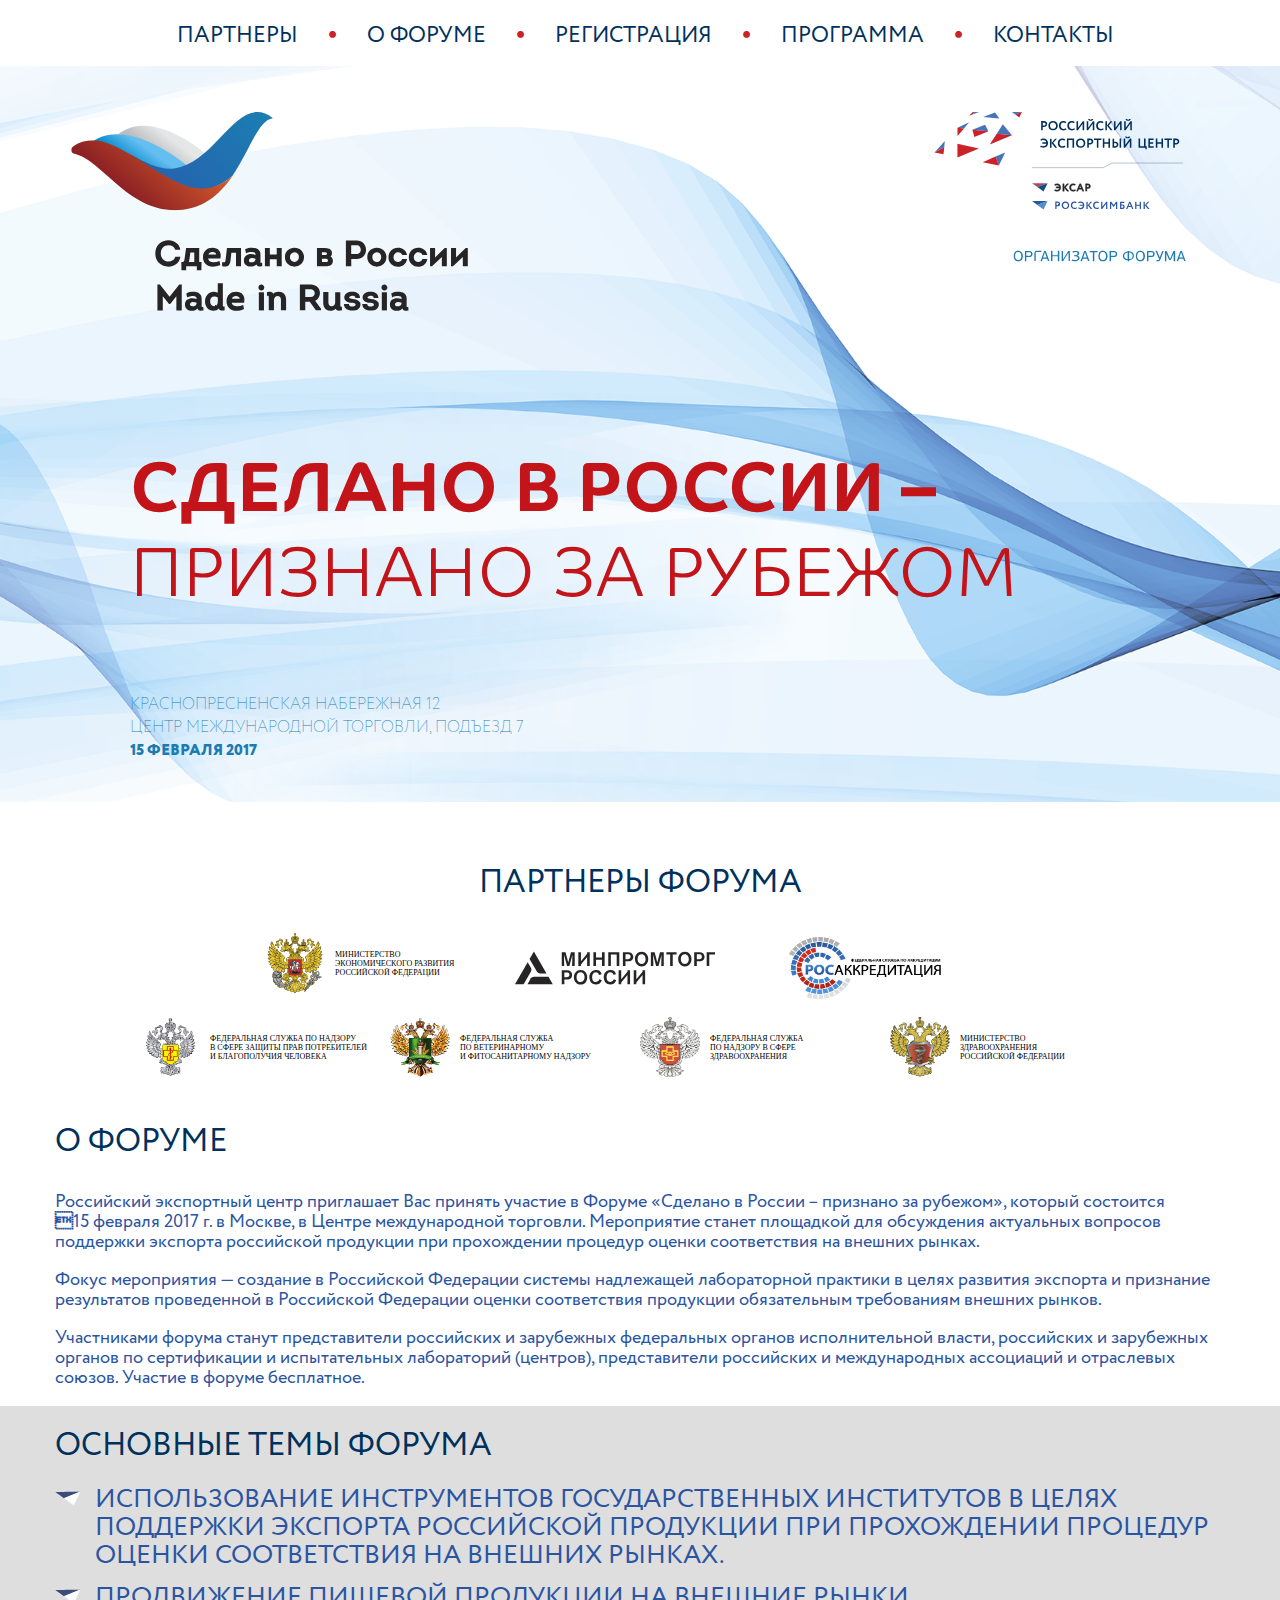
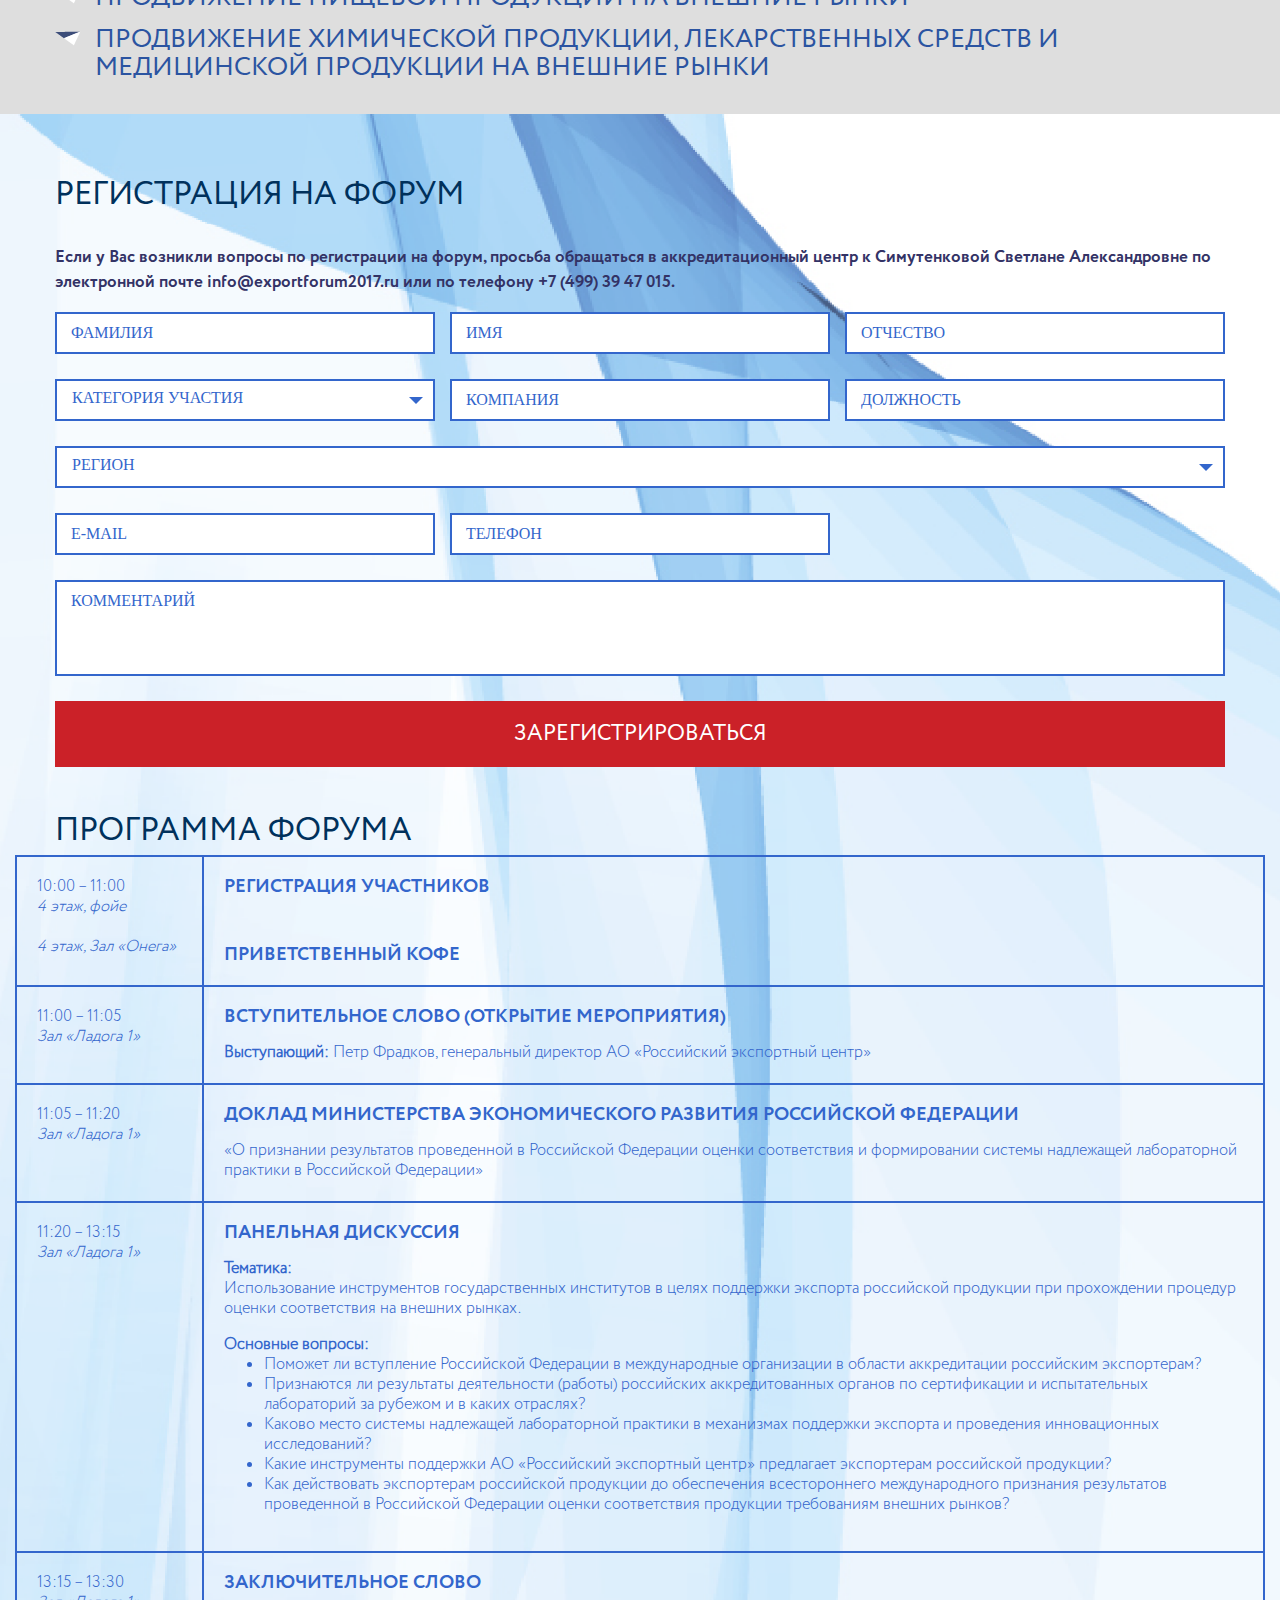
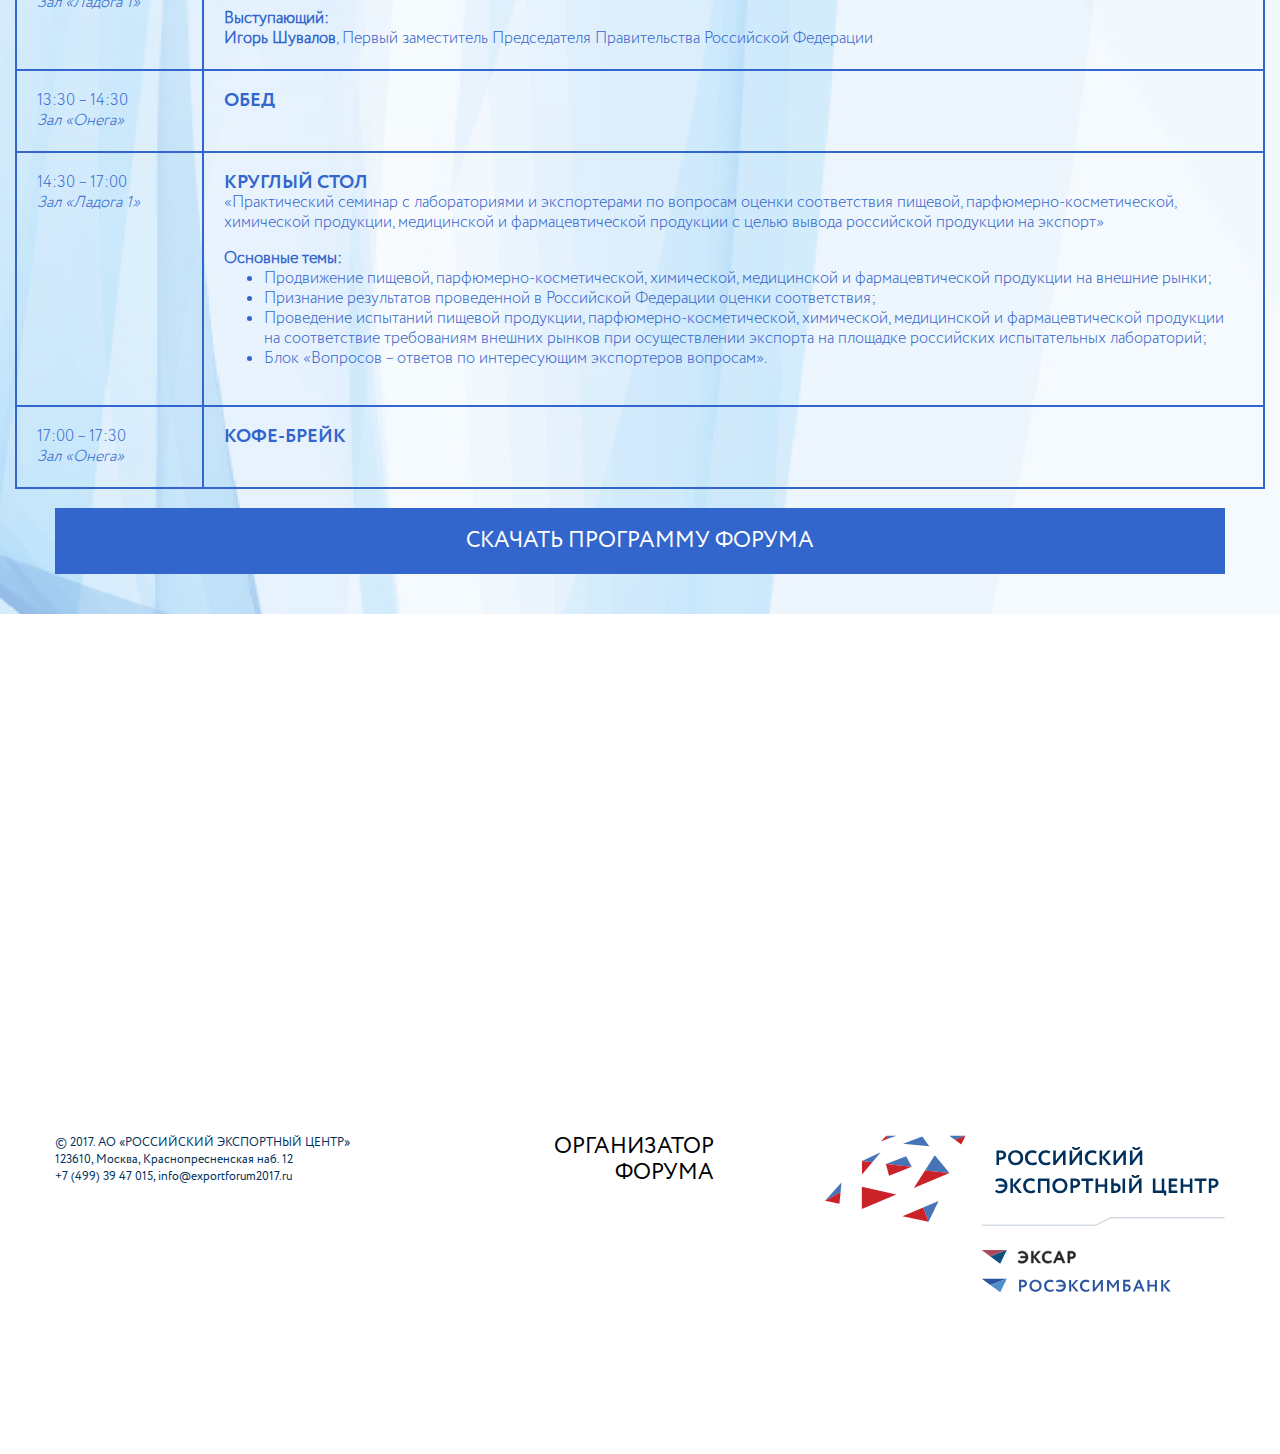
<file: msk/index.html>
<!DOCTYPE html>
<html mlns="http://www.w3.org/1999/xhtml" xml:lang="ru">
    <head>
        <meta http-equiv="Content-Type" content="text/html; charset=UTF-8">
        <title>Экспортный форум</title>
        <link rel="apple-touch-icon" sizes="57x57" href="../img/favicon/apple-icon-57x57.png" type="image/x-icon">
        <link rel="apple-touch-icon" sizes="60x60" href="../img/favicon/apple-icon-60x60.png" type="image/x-icon">
        <link rel="apple-touch-icon" sizes="72x72" href="../img/favicon/apple-icon-72x72.png" type="image/x-icon">
        <link rel="apple-touch-icon" sizes="76x76" href="../img/favicon/apple-icon-76x76.png" type="image/x-icon">
        <link rel="apple-touch-icon" sizes="114x114" href="../img/favicon/apple-icon-114x114.png" type="image/x-icon">
        <link rel="apple-touch-icon" sizes="120x120" href="../img/favicon/apple-icon-120x120.png" type="image/x-icon">
        <link rel="apple-touch-icon" sizes="144x144" href="../img/favicon/apple-icon-144x144.png" type="image/x-icon">
        <link rel="apple-touch-icon" sizes="152x152" href="../img/favicon/apple-icon-152x152.png" type="image/x-icon">
        <link rel="apple-touch-icon" sizes="180x180" href="../img/favicon/apple-icon-180x180.png" type="image/x-icon">
        <link rel="icon" type="image/png" sizes="192x192"  href="../img/favicon/android-icon-192x192.png" type="image/x-icon">
        <link rel="icon" type="image/png" sizes="32x32" href="../img/favicon/favicon-32x32.png" type="image/x-icon">
        <link rel="icon" type="image/png" sizes="96x96" href="../img/favicon/favicon-96x96.png" type="image/x-icon">
        <link rel="icon" type="image/png" sizes="16x16" href="../img/favicon/favicon-16x16.png" type="image/x-icon">
        <link rel="manifest" href="../img/favicon/manifest.json">
        <meta name="msapplication-TileColor" content="#ffffff">
        <meta name="msapplication-TileImage" content="/ms-icon-144x144.png">
        <meta name="theme-color" content="#ffffff">

        <link href="css/main.css" type="text/css" rel="stylesheet">
        <link href="../css/bootstrap.css" type="text/css" rel="stylesheet">
        <script src="../js/yandex-map-ru.min.js" type="text/javascript"></script>
        <script src="../js/jquery.min.js" type="text/javascript"></script>
        <script src="../js/jquery.validate.min.js" type="text/javascript"></script>
        <script src="../js/jquery.countdown.min.js" type="text/javascript"></script>
        <script src="../js/client.js" type="text/javascript"></script>
        <script src="js/main.js" type="text/javascript"></script>
    </head>
    <body ng-app="mosurbanforum" ng-controller="IndexController" class="small-top-padding">
        <header class="header">
            <div class="container">
                <div class="toggle-menu-container"><a href="#" class="toggle-menu" id="toggle-menu"><span></span></a></div>
                <nav class="nav" id="nav-bar">
                    <ul class="header-nav clearfix">
                        <!--<li><a href="#about" target="_self">Главная</a></li>
                        <li><span>•</span></li>-->
                        <li><a href="#partners" target="_self">Партнеры</a></li>
                        <li><span>•</span></li>
                        <li><a href="#about" target="_self">О форуме</a></li>
                        <li><span>•</span></li>
                        <li><a href="#registration" target="_self">Регистрация</a></li>
                        <li><span>•</span></li>
                        <li><a href="#program" target="_self">Программа</a></li>
                        <li><span>•</span></li>
                        <li><a href="#contacts" target="_self">Контакты</a></li>
                    </ul>
                </nav>
            </div>
        </header>
        <section id="jumbotron">
            <div class="container">
                <div class="jumbotron-logos">
                </div>
                <div class="made-in-russia-red">
                    <b><span class="made-in-russia-red-bold">Сделано в России –</span></b><br/>
                    <span>Признано за рубежом</span>
                </div>
                <div class="jumbotron-address">
                    <span>Краснопресненская набережная 12</span><br/>
                    <span>Центр международной торговли, подъезд 7</span>
                </div>
                <div class="jumbotron-date">15 Февраля 2017</div>
            </div>
        </section>
        <section id="description" class="container">
            <a name="partners" class="header-anchor"></a>
            <h2>Партнеры форума</h2>
            <ul class="partner_logos">
                <li>
                    <a class="mer_logo" href="http://economy.gov.ru/" target="_blank">Министерство<br/>экономического развития<br/>Российской Федерации</a>
                </li>
                <li>
                    <a class="mpt_logo" href="http://minpromtorg.gov.ru/" target="_blank"></a>
                </li>
                <li>
                    <a class="fsa_logo" href="http://fsa.gov.ru/" target="_blank"></a>
                </li>
            </ul>
            <ul class="partner_logos">
                <li>
                    <a class="ros_nadzor_logo" href="http://www.rospotrebnadzor.ru/" target="_blank">Федеральная служба по надзору<br/>в сфере защиты прав потребителей<br/>и благополучия человека</a>
                </li>
                <li>
                    <a class="ros_sel_logo" href="http://www.fsvps.ru/" target="_blank">Федеральная служба<br/>по ветеринарному<br/>и фитосанитарному надзору</a>
                </li>
                <li>
                    <a class="ros_zdrav_logo" href="http://www.roszdravnadzor.ru/" target="_blank">Федеральная служба<br/>по надзору в сфере<br/>здравоохранения</a>
                </li>
                <li>
                    <a class="min_zdrav_logo" href="http://www.roszdravnadzor.ru/" target="_blank">Министерство<br/>здравоохранения<br/>Российской Федерации</a>
                </li>
            </ul>
        </section>
        <section id="about">
            <a name="about" class="header-anchor"></a>
            <div class="container">
                <h2>О форуме</h2>
                <p>
                    <b>Российский экспортный центр</b> приглашает Вас принять участие в <b>Форуме «Сделано в России – признано за рубежом»</b>, который состоится <b><br/>15 февраля 2017 г. в Москве</b>, в Центре международной торговли. Мероприятие станет площадкой для обсуждения актуальных вопросов поддержки экспорта российской продукции при прохождении процедур оценки соответствия на внешних рынках.
                </p>
                <p>
                    Фокус мероприятия — создание в Российской Федерации системы надлежащей лабораторной практики в целях развития экспорта и признание результатов проведенной в Российской Федерации оценки соответствия продукции обязательным требованиям внешних рынков.
                </p>
                <p>
                    <b>Участниками форума станут</b> представители российских и зарубежных федеральных органов исполнительной власти, российских и зарубежных органов по сертификации и испытательных лабораторий (центров), представители российских и международных ассоциаций и отраслевых союзов. Участие в форуме бесплатное.
                </p>
            </div>
        </section>
        <section id="subjects">
            <div class="container">
                <h2>Основные темы форума</h2>
                <ul>
                    <li>Использование инструментов государственных институтов в целях поддержки экспорта российской продукции при прохождении процедур оценки соответствия на внешних рынках.</li>
                    <li>Продвижение пищевой продукции на внешние рынки</li>
                    <li>Продвижение химической продукции, лекарственных средств и медицинской продукции на внешние рынки</li>
                </ul>
            </div>
        </section>
        <section id="regprog">
            <div id="registration">
                <a name="registration" class="header-anchor"></a>
                <div class="container">
                    <h2>Регистрация на форум</h2>
                    <p>Если у Вас возникли вопросы по регистрации на форум, просьба обращаться в аккредитационный центр к Симутенковой Светлане Александровне по электронной почте info@exportforum2017.ru или по телефону +7 (499) 39 47 015.</p>
                    <p style="color: red;font-family: CirceRegular;display:none;">Регистрация на форум будет закрыта <span style="font-family: CirceExtraBold;">7 ноября в 16:00</span></p>
                    <p style="color: red;font-family: CirceRegular;display:none;">Регистрация завершена</p>
                    <div id="registrationSuccess" style="display:none;">
                        <p>Благодарим Вас за регистрацию! В ближайшее время Вы получите уведомление на электронную почту, указанную в регистрационной форме</p>
                    </div>
                    <div id="registrationFailure" style="display:none;">
                        <p>ОШИБКА!</p>
                        <p>Во время регистрации произошла ошибка, пожалуйста, попробуйте
                            зарегистрироваться позднее.</p>
                    </div>
                    <form action="" class="registration-form" id="registrationForm">
                        <div class="registration-form-inputs">
                            <div class="full-name clearfix">
                                <div class="input"><input type="text" name="lastName" id="lastName" placeholder="ФАМИЛИЯ"  platform5-type="text"></div>
                                <div class="input"><input type="text" name="firstName" id="firstName" placeholder="ИМЯ"  platform5-type="text"></div>
                                <div class="input"><input type="text" name="middleName" id="middleName" placeholder="ОТЧЕСТВО"  platform5-type="text"></div>
                            </div>
                            <div class="full-name clearfix">
                                <div class="input">
                                    <select name="partType" id="partType" platform5-type="objectRef">
                                        <option value="hide">Категория участия</option>
                                        <option value="82">Участник</option>
                                        <option value="83">СМИ</option>
                                        <option value="170">Спикер</option>
                                    </select>
                                </div>
                                <div class="input"><input type="text" name="companyru" id="companyru" placeholder="КОМПАНИЯ"  platform5-type="text"></div>
                                <div class="input"><input type="text" name="positionru" id="positionru" placeholder="ДОЛЖНОСТЬ"  platform5-type="text"></div>
                            </div>
                            <div class="full-name clearfix">
                                <div class="input" style="width: 100%; padding-left: 0px;padding-right:0px;">
                                    <select name="Region" id="Region" platform5-type="objectRef">
                                        <option value="hide">Регион</option>
                                        <option value="171">Москва</option>
                                        <option value="172">Санкт-Петербург</option>
                                        <option value="173">Севастополь</option>
                                        <option value="174">Республика Адыгея (Адыгея)</option>
                                        <option value="175">Республика Алтай</option>
                                        <option value="176">Республика Башкортостан</option>
                                        <option value="177">Республика Бурятия</option>
                                        <option value="178">Республика Дагестан</option>
                                        <option value="179">Республика Ингушетия</option>
                                        <option value="180">Кабардино-Балкарская Республика</option>
                                        <option value="181">Республика Калмыкия</option>
                                        <option value="182">Карачаево-Черкесская Республика</option>
                                        <option value="183">Республика Карелия</option>
                                        <option value="184">Республика Коми</option>
                                        <option value="185">Республика Крым</option>
                                        <option value="186">Республика Марий Эл</option>
                                        <option value="187">Республика Мордовия</option>
                                        <option value="188">Республика Саха (Якутия)</option>
                                        <option value="189">Республика Северная Осетия - Алания</option>
                                        <option value="190">Республика Татарстан (Татарстан)</option>
                                        <option value="191">Республика Тыва</option>
                                        <option value="192">Удмуртская Республика</option>
                                        <option value="193">Республика Хакасия</option>
                                        <option value="194">Чеченская Республика</option>
                                        <option value="195">Чувашская Республика - Чувашия</option>
                                        <option value="196">Алтайский край</option>
                                        <option value="197">Забайкальский край</option>
                                        <option value="198">Камчатский край</option>
                                        <option value="199">Краснодарский край</option>
                                        <option value="200">Красноярский край</option>
                                        <option value="201">Пермский край </option>
                                        <option value="202">Приморский край</option>
                                        <option value="203">Ставропольский край</option>
                                        <option value="204">Хабаровский край</option>
                                        <option value="205">Амурская область</option>
                                        <option value="206">Архангельская область</option>
                                        <option value="207">Астраханская область</option>
                                        <option value="208">Белгородская область</option>
                                        <option value="209">Брянская область</option>
                                        <option value="210">Владимирская область</option>
                                        <option value="211">Волгоградская область</option>
                                        <option value="212">Вологодская область</option>
                                        <option value="213">Воронежская область</option>
                                        <option value="214">Ивановская область</option>
                                        <option value="215">Иркутская область</option>
                                        <option value="216">Калининградская область</option>
                                        <option value="217">Калужская область</option>
                                        <option value="218">Кемеровская область</option>
                                        <option value="219">Кировская область</option>
                                        <option value="220">Костромская область</option>
                                        <option value="221">Курганская область</option>
                                        <option value="222">Курская область</option>
                                        <option value="223">Ленинградская область</option>
                                        <option value="224">Липецкая область</option>
                                        <option value="225">Магаданская область</option>
                                        <option value="226">Московская область</option>
                                        <option value="227">Мурманская область</option>
                                        <option value="228">Нижегородская область</option>
                                        <option value="229">Новгородская область</option>
                                        <option value="230">Новосибирская область</option>
                                        <option value="231">Омская область</option>
                                        <option value="232">Оренбургская область</option>
                                        <option value="233">Орловская область</option>
                                        <option value="234">Пензенская область</option>
                                        <option value="235">Псковская область</option>
                                        <option value="236">Ростовская область</option>
                                        <option value="237">Рязанская область</option>
                                        <option value="238">Самарская область</option>
                                        <option value="239">Саратовская область</option>
                                        <option value="240">Сахалинская область</option>
                                        <option value="241">Свердловская область</option>
                                        <option value="242">Смоленская область</option>
                                        <option value="243">Тамбовская область</option>
                                        <option value="244">Тверская область</option>
                                        <option value="245">Томская область</option>
                                        <option value="246">Тульская область</option>
                                        <option value="247">Тюменская область</option>
                                        <option value="248">Ульяновская область</option>
                                        <option value="249">Челябинская область</option>
                                        <option value="250">Ярославская область</option>
                                        <option value="251">Еврейская автономная область</option>
                                        <option value="252">Ненецкий автономный округ</option>
                                        <option value="253">Ханты-Мансийский автономный округ - Югра</option>
                                        <option value="254">Чукотский автономный округ</option>
                                        <option value="255">Ямало-Ненецкий автономный округ</option>
                                    </select>
                                </div>
                            </div>
                            
                            <div class="full-name clearfix">
                                <div class="input"><input type="text" name="email" id="email" placeholder="E-MAIL"  platform5-type="text"></div>
                                <div class="input"><input type="text" name="phone" id="phone" placeholder="ТЕЛЕФОН"  platform5-type="text"></div>
                                <div class="input"></div>
                            </div>
                            <div class="comment">
                                <textarea type="text" name="comments" id="comments" platform5-type="text" rows="4" placeholder="КОММЕНТАРИЙ"></textarea>
                            </div>
                        </div>
                        <input platform5-type="text" name="lang" id="lang" value="ru" type="hidden" />
                        <button type="submit" class="submit-btn" id="submitBtn">Зарегистрироваться</button>
                    </form>
                </div>
            </div>
            <a name="program" class="header-anchor"></a>
            <div id="schedule">
                <h2 class="container">Программа форума</h2>
                <div style="max-width: 1270px;padding-left:15px;padding-right:15px;margin: 0 auto;">
                    <table style="width:100%">
                        <tr>
                            <td style="border-right: 2px solid #3366cc;padding: 20px 20px;width: 15%">
                                <p>10:00 – 11:00 <br/><i>4 этаж, фойе</i><br/><br/><i>4 этаж, Зал «Онега»</i></p>
                            </td>
                            <td style="padding: 20px 20px;width: 85%">
                                <h3>Регистрация участников</h3>
                                <br/><br/><br/>
                                <h3>Приветственный кофе</h3>
                            </td>
                        </tr>
                        <tr>
                            <td style="border-right: 2px solid #3366cc;padding: 20px 20px;width: 15%">
                                <p>11:00 – 11:05<br/><i>Зал «Ладога 1»</i></p>
                            </td>
                            <td style="padding: 20px 20px;width: 85%">
                                <h3>Вступительное слово (открытие мероприятия)</h3>
                                <br/>
                                <p><b>Выступающий:</b> Петр Фрадков, генеральный директор АО «Российский экспортный центр»</p>
                            </td>
                        </tr>
                        <tr>
                            <td style="border-right: 2px solid #3366cc;padding: 20px 20px;width: 15%">
                                <p>11:05 – 11:20<br/><i>Зал «Ладога 1»</i></p>
                            </td>
                            <td style="padding: 20px 20px;width: 85%">
                                <h3>Доклад Министерства экономического развития Российской Федерации</h3>
                                <br/>
                                <p>«О признании результатов проведенной в Российской Федерации оценки соответствия и формировании системы надлежащей лабораторной практики в Российской Федерации»</p>
                            </td>
                        </tr>
                        <tr>
                            <td style="border-right: 2px solid #3366cc;padding: 20px 20px;width: 15%">
                                <p>11:20 – 13:15<br/><i>Зал «Ладога 1»</i></p>
                            </td>
                            <td style="padding: 20px 20px;width: 85%">
                                <h3>Панельная дискуссия</h3>
                                <br/>
                                <p><b>Тематика:</b></p>
                                <p>Использование инструментов государственных институтов в целях поддержки экспорта российской продукции при прохождении процедур оценки соответствия на внешних рынках.</p>
                                <br/>
                                <p><b>Основные вопросы:</b></p>
                                <ul>
                                    <li>Поможет ли вступление Российской Федерации в международные организации в области аккредитации российским экспортерам?</li>
                                    <li>Признаются ли результаты деятельности (работы) российских аккредитованных органов по сертификации и испытательных лабораторий за рубежом и в каких отраслях?</li>
                                    <li>Каково место системы надлежащей лабораторной практики в механизмах поддержки экспорта и проведения инновационных исследований?</li>
                                    <li>Какие инструменты поддержки АО «Российский экспортный центр» предлагает экспортерам российской продукции?</li>
                                    <li>Как действовать экспортерам российской продукции до обеспечения всестороннего международного признания результатов проведенной в Российской Федерации оценки соответствия продукции требованиям внешних рынков?</li>
                                </ul>
                            </td>
                        </tr>
                        <tr>
                            <td style="border-right: 2px solid #3366cc;padding: 20px 20px;width: 15%">
                                <p>13:15 – 13:30<br/><i>Зал «Ладога 1»</i></p>
                            </td>
                            <td style="padding: 20px 20px;width: 85%">
                                <h3>Заключительное слово</h3>
                                <br/>
                                <p><b>Выступающий:</b></p>
                                <p><b>Игорь Шувалов</b>, Первый заместитель Председателя Правительства Российской Федерации</p>
                            </td>
                        </tr>
                        <tr>
                            <td style="border-right: 2px solid #3366cc;padding: 20px 20px;width: 15%">
                                <p>13:30 – 14:30<br/><i>Зал «Онега»</i></p>
                            </td>
                            <td style="padding: 20px 20px;width: 85%">
                                <h3>Обед </h3>
                            </td>
                        </tr>
                        <tr>
                            <td style="border-right: 2px solid #3366cc;padding: 20px 20px;width: 15%">
                                <p>14:30 – 17:00<br/><i>Зал «Ладога 1»</i></p>
                            </td>
                            <td style="padding: 20px 20px;width: 85%">
                                <h3>Круглый стол</h3>
                                <p>«Практический семинар с лабораториями и экспортерами по вопросам оценки соответствия пищевой, парфюмерно-косметической, химической продукции, медицинской и фармацевтической продукции с целью вывода российской продукции на экспорт»</p>
                                <br/>
                                <p><b>Основные темы:</b></p>
                                <ul>
                                    <li>Продвижение пищевой, парфюмерно-косметической, химической, медицинской и фармацевтической продукции на внешние рынки;</li>
                                    <li>Признание результатов проведенной в Российской Федерации оценки соответствия;</li>
                                    <li>Проведение испытаний пищевой продукции, парфюмерно-косметической, химической, медицинской и фармацевтической продукции на соответствие требованиям внешних рынков при осуществлении экспорта на площадке российских испытательных лабораторий;</li>
                                    <li>Блок «Вопросов – ответов по интересующим экспортеров вопросам».</li>
                                </ul>
                            </td>
                        </tr>
                        <tr>
                            <td style="border-right: 2px solid #3366cc;padding: 20px 20px;width: 15%">
                                <p>17:00 – 17:30<br/><i>Зал «Онега»</i></p>
                            </td>
                            <td style="padding: 20px 20px;width: 85%">
                                <h3>Кофе-брейк</h3>
                            </td>
                        </tr>
                        <tr></tr>
                    </table>
                </div>
                <div class="container">
                    <a href="../files/expoforum_program_ru.docx" class="program-download">Скачать программу форума</a>
                </div>
            </div>
        </section>
        <a name="contacts" class="header-anchor"></a>
        <section id="location"></section>
        <footer class="container clearfix">
            <div class="organizator-footer clearfix">
                <div class="organizator-forum">Организатор<br/>форума</div>
                <div class="organizator-logo">
                </div>
            </div>
            <div class="requisites">
                &copy; 2017. АО «РОССИЙСКИЙ ЭКСПОРТНЫЙ ЦЕНТР»<br/>
                123610, Москва, Краснопресненская наб. 12<br/>
                +7 (499) 39 47 015, info@exportforum2017.ru
            </div>
        </footer>
    </body>
</html>
</file>
<file: css/main.css>
@font-face {
    font-family: CoTextCorpRegular;
    font-style: normal;
    font-weight: 400;
    src: url(../fonts/CoTextCorp.eot?#iefix) format("embedded-opentype"),url(../fonts/CoTextCorp.woff) format("woff"),url(../fonts/CoTextCorp.ttf) format("truetype")
}

@font-face {
    font-family: CoTextCorpBold;
    font-style: normal;
    font-weight: 700;
    src: url(../fonts/CoTextCorpBold.eot?#iefix) format("embedded-opentype"),url(../fonts/CoTextCorpBold.woff) format("woff"),url(../fonts/CoTextCorpBold.ttf) format("truetype")
}

@font-face {
    font-family: CoTextCorp;
    font-style: normal;
    font-weight: 300;
    src: url(../fonts/CoTextCorpLight.eot?#iefix) format("embedded-opentype"),url(../fonts/CoTextCorpLight.woff) format("woff"),url(../fonts/CoTextCorpLight.ttf) format("truetype")
}

@font-face {
    font-family: CoHeadlineCorp;
    font-style: normal;
    font-weight: 300;
    src: url(../fonts/CoHeadlineCorpLight.eot?#iefix) format("embedded-opentype"),url(../fonts/CoHeadlineCorpLight.woff) format("woff"),url(../fonts/CoHeadlineCorpLight.ttf) format("truetype")
}

@font-face {
    font-family: CirceMediumLight;
    font-style: normal;
    font-weight: 150;
    src: url(../fonts/CRC15.eot?#iefix) format("embedded-opentype"), url(../fonts/CRC15.woff) format("woff"),url(../fonts/CRC15.ttf) format("truetype");
}

@font-face {
    font-family: CirceLight;
    font-style: normal;
    font-weight: 250;
    src: url(../fonts/CRC25.eot?#iefix) format("embedded-opentype"), url(../fonts/CRC25.woff) format("woff"),url(../fonts/CRC25.ttf) format("truetype");
}

@font-face {
    font-family: CirceRegular;
    font-style: normal;
    font-weight: 350;
    src: url(../fonts/CRC35.eot?#iefix) format("embedded-opentype"), url(../fonts/CRC35.woff) format("woff"),url(../fonts/CRC35.ttf) format("truetype");
}

@font-face {
    font-family: CirceBold;
    font-style: normal;
    font-weight: 650;
    src: url(../fonts/CRC55.eot?#iefix) format("embedded-opentype"), url(../fonts/CRC55.woff) format("woff"),url(../fonts/CRC55.ttf) format("truetype");
}

@font-face {
    font-family: CirceMediumBold;
    font-style: normal;
    font-weight: 750;
    src: url(../fonts/CRC65.eot?#iefix) format("embedded-opentype"), url(../fonts/CRC65.woff) format("woff"),url(../fonts/CRC65.ttf) format("truetype");
}

@font-face {
    font-family: CirceExtraBold;
    font-style: normal;
    font-weight: 750;
    src: url(../fonts/Circe-ExtraBold.eot?#iefix) format("embedded-opentype"), url(../fonts/Circe-ExtraBold.woff) format("woff"),url(../fonts/Circe-ExtraBold.ttf) format("truetype");
}

body {
    font-size: 16px;
    font-family: Circe;
    margin: 0;
}

.container {
    max-width: 1200px;
    margin: 0 auto;
}

.error-block {
    color: #F00;
}

.clearfix:after {
    content: " ";
    visibility: hidden;
    display: block;
    height: 0;
    clear: both;
}

.header {
    width: 100%;
    position: fixed;
    z-index: 1051;
    top: 0;
    background: #fff;
    text-align: center;
}

.header-nav {
    padding: 0;
    margin: 0;
    display: inline-block;
}

.header-nav li {
    float: left;
    list-style-type: none; 
    font-family: CirceBold;
    text-transform: uppercase;
    padding: 20px 10px 10px 20px;
}

.header-nav a {
    text-decoration: none;
    font-size: 22px;
    color: #00315C;
    display: block;
}

.header-nav a:hover {
    font-family: CirceExtraBold;
}

.header-nav .active {
    font-family: CirceExtraBold;
}

.header-nav span {
    color: #CB2128;
    font-size: 40px;
    line-height: 28px;
}

.header-info {
    float: right;
    margin: 10px 0px;
    font-size: 8px;
    color: #33405A;
    font-family: CirceBold;
    text-align: right;
    text-transform: uppercase;
}

.header-info a {
    font-size: 12px;
    text-decoration: none;
    color: #33405A;
    line-height: 20px;
}

.header-info .current {
    color: #3366cc;
}

.header-info .language-divider {
    font-size: 12px;
    color: #33405A;
}

#jumbotron {
    background-image: url("../img/main_jumbotron_bg.png");
    background-position: center top -50px;
    background-repeat: no-repeat;
    background-size: cover;
}

#jumbotron .container {
    box-sizing: border-box;
    padding: 0px 100px;
}

#jumbotron .jumbotron-logos {
    height: 550px;
    background-image: url("../img/made_in_russia_logo.svg"), url("../img/bottom_logo.svg"), url("../img/romb_logo.svg");
    background-repeat: no-repeat, no-repeat, no-repeat;
    background-position: left 75px top 50px, right 75px top 50px, left 70px top 50px;
    background-size: 250px 125px, 250px 125px, 600px 550px;
}

#jumbotron .logo-name {
    margin-left: 120px;
    margin-top: 100px;
    font-size: 22px;
    font-family: CoTextCorp;
    font-weight: 400;
    color: #393B3C;
    text-transform: uppercase;
}

#jumbotron .made-in-russia {
    margin-left: 60px;
    font-size: 40px;
    color: #262424;
    text-transform: none;
    font-family: CirceBold;
    line-height: 42px;
    font-weight: 700;
}

#jumbotron .made-in-russia-red {
    font-size: 70px;
    font-family: CoTextCorp;
    text-transform: uppercase;
    color: #C3141A;
    margin: 80px 0px 80px 60px;
}

#jumbotron .made-in-russia-red-bold {
    font-size: 70px;
    font-family: CoTextCorpBold;
}

#jumbotron .jumbotron-info {
    width: 50%;
    float: left;
    flex-direction: column;
}

#jumbotron .jumbotron-info h3 {
    margin-top: 20px;
    text-transform: uppercase;
    font-family: CirceBold;
    color: #1C7CB2;
    text-align: right;
    font-size: 12px;
}

#jumbotron .jumbotron-address {
    color: #1C7CB2;
    text-transform: uppercase;
    font-family: CirceLight;
    margin-left: 60px; 
}

#jumbotron .jumbotron-date {
    color: #1C7CB2;
    text-transform: uppercase;
    font-family: CirceExtraBold;
    margin-bottom: 40px;
    margin-left: 60px; 
}

.organizator .organization-name, .exar, .roseximbank  {
    margin-left: 180px;
    text-transform: uppercase;
}

.organizator {
    display: inline-block;
    background: url("../img/logo_2.png") no-repeat left 80px top 10px;
    text-align: left;
}

.organizator .organization-name {
    padding: 12px 0 30px 12px;
    color: #15284D;
    font-family: CirceMediumBold;
    font-size: 12px;
    background: url("../img/underline.png") no-repeat bottom 10px left;
}

.organizator .exar {
    padding-left: 22px;
    font-family: CirceMediumBold;
    font-size: 10px;
    background: url("../img/exar.png") no-repeat left center;
}

.organizator .roseximbank {
    padding-left: 22px;
    font-family: CirceMediumBold;
    font-size: 10px;
    color: #4D67AC;
    background: url("../img/roseximbank.png") no-repeat left center;
}

#jumbotron .jumbotron-info {
    position: relative;
}

#jumbotron .jumbotron-info .remain-time {
    flex-shrink: 0;
    padding-top: 12px;
    padding-bottom: 20px;
    text-align: center;
    text-transform: uppercase;
    background-color: rgba(51, 102, 204, 0.5);
    background-blend-mode: color-burn;
}

#jumbotron .jumbotron-info .remain-time h3{
    margin: 0;
    margin-bottom: 8px;
    color: #FFF;
    font-family: CirceRegular;
    font-size: 12px;
}

#jumbotron .jumbotron-info .remain-time span:nth-child(even) {
    display: inline-block;
    padding-top: 5px;
    position: relative;
    font-family: CirceRegular;
    color: #5B7BBB;
    width: 50px;
    height: 40px;
    background-color: #fff;
    border-radius: 5px;
    line-height: 40px;
    font-size: 30px;
}

#jumbotron .jumbotron-info .remain-time span:nth-child(even):before {
    content: attr(title);
    font-size: 12px;
    font-family: CirceRegular;
    color: #FFF;
    text-align: center;
    display: inline-block;
    position: absolute;
    bottom: -30px;
    left: 50%;
    transform: translate(-50%, 0)
}

#jumbotron .jumbotron-info .remain-time span:nth-child(odd) {
    color: #fff;
    vertical-align: top;
    font-size: 30px;
}

.organizator-container {
    padding-top: 60px;
    text-align: right;
}

#description {
    font-family: CirceRegular;
    font-size: 14px;
    color: #333366;
    padding-top: 30px;
}

#description h2 {
    text-align: center;
}

#description b {
    font-family: CirceMediumBold;    
}

.general_partner_logos {
    list-style-type: none;
    padding: 0;
    text-align: center
}

.partner_logos {
    list-style-type: none;
    padding: 0;
    text-align: center
}

.info_partner_logos {
    list-style-type: none;
    padding: 0;
    text-align: center
}

.general_partner_logos li {
    display: inline-block;
    width: 400px;
    text-align: center;
}

.general_partner_logos li span {
    font-family: CirceMediumBold;
    font-size: 14px;
    text-transform: uppercase;
}

.info_partner_logos li {
    display: inline-block;
    width: 200px;
    text-align: center;
}

.info_partner_logos li span {
    font-family: CirceMediumBold;
    font-size: 10px;
    text-transform: uppercase;
}

.partner_logos li {
    display: inline-block;
    width: 400px;
    text-align: center;
}

.partner_logos li span {
    font-family: CirceMediumBold;
    font-size: 20px;
    text-transform: uppercase;
}

.tass_logo {
    display: block;
    text-decoration: none;
    width: 400px;
    height: 200px;
    background: url("../img/tass_logo_st_ru.png") no-repeat;
    background-size: 140px 200px;
    background-position: center center;
}

.businessfm_logo {
    display: block;
    text-decoration: none;
    width: 400px;
    height: 200px;
    background: url("../img/businessfm_logo.png") no-repeat;
    background-size: 300px 75px;
    background-position: center center;
}

.expert_logo {
    display: block;
    text-decoration: none;
    width: 200px;
    height: 60px;
    background: url("../img/expert_logo.jpg") no-repeat;
    background-size: 180px 40px;
    background-position: center center;
}

.russia24_logo {
    display: block;
    text-decoration: none;
    width: 200px;
    height: 60px;
    background: url("../img/rossiya24_logo.png") no-repeat;
    background-size: 180px 40px;
    background-position: center center;
}

.tpp_logo {
    display: block;
    text-decoration: none;
    width: 200px;
    height: 60px;
    background: url("../img/tpp_ru.png") no-repeat;
    background-size: 60px 60px;
    background-position: center center;
}

.commersant_logo {
    display: block;
    text-decoration: none;
    width: 200px;
    height: 60px;
    background: url("../img/commersant_logo.png") no-repeat;
    background-size: 180px 30px;
    background-position: center center;
}

.opora_logo {
    display: block;
    text-decoration: none;
    width: 250px;
    height: 70px;
    background: url("../img/opora_logo.png") no-repeat;
    background-size: 220px 55px;
    background-position: center center;
}

.chamber_logo {
    display: block;
    text-decoration: none;
    width: 250px;
    height: 70px;
    background: url("../img/chamber_logo.png") no-repeat;
    background-size: 220px 55px;
    background-position: center center;
}

.wtc_logo {
    display: block;
    text-decoration: none;
    width: 250px;
    height: 70px;
    background: url("../img/wtc_logo.png") no-repeat;
    background-size: 220px 55px;
    background-position: center center;
}

.mpt_logo {
    display: block;
    text-decoration: none;
    width: 400px;
    height: 200px;
    background: url("../img/mpt_logo.svg") no-repeat;
    background-size: 380px 130px;
    background-position: center center;
}

.fsa_logo {
    display: block;
    text-decoration: none;
    width: 400px;
    height: 200px;
    background: url("../img/rosakr_logo.png") no-repeat;
    background-size: 380px 170px;
    background-position: center center;
}

.mer_logo {
    display: block;
    text-decoration: none;
    width: 400px;
    height: 200px;
    background: url("../img/mer_logo.svg") no-repeat;
    background-size: 380px 170px;
    background-position: center center;
}

#about h2 {
    margin-bottom: 20px;
}

#about p {
    color: #2B54A1;
    font-family: CirceBold;
    font-size: 18px;
    line-height: 20px;
}

#subjects {
    background-color: rgb(222, 222 , 222);
    color: #2B54A1;
    text-transform: uppercase;
    padding: 16px 0px;
}

#subjects h2 {
    color: #00315C;
    margin: 0;
}

h2 {
    color: #00315C;
    text-transform: uppercase;
    font-size: 38px;
    font-family: CirceExtraBold;
}

#subjects ul {
    list-style-type: none;
    padding-left: 0px;
}

#subjects ul li {
    font-size: 26px;
    font-family: CirceBold;
    line-height: 28px;
    margin: 14px 0px;
    padding-left: 40px; 
    overflow: visible;
    background: url("../img/red_li_point.png") no-repeat top 5px left;
}

#regprog {
    background: url("../img/reg_prog_bg.png") no-repeat;
    background-size: cover;
    background-position: center top;
}

#registration .container {
    padding-top: 30px;
}

#registration p {
    margin-top: 0px;
    font-family: CirceMediumBold;
    font-size: 17px;
    color: #333366;
}

.registration-form-inputs {
    padding: 0px 0px;
}

.registration-form-inputs input::-webkit-input-placeholder { 
    color: #3366cc;
    text-transform: uppercase;
}

.registration-form-inputs input::-moz-placeholder { 
    color: #3366cc;
    text-transform: uppercase;
}

.registration-form-inputs input:-ms-input-placeholder {
    color: #3366cc;
    text-transform: uppercase;
}

.registration-form-inputs input:-moz-placeholder {
    color: #3366cc;
    text-transform: uppercase;
}

.registration-form-inputs input, textarea {
    width: 100%;
    border: #3366cc solid 2px;
    padding: 10px 14px;
    box-sizing: border-box;
    text-transform: none !important;
}

.registration-form-inputs select {
    width: 100%;
    border: #3366cc solid 2px;
    padding: 10px 14px;
    box-sizing: border-box;
    text-transform: uppercase;
}

.registration-form-inputs textarea {
    resize: none;
    margin-bottom: 25px;
}

.registration-form-inputs input {
    text-transform: uppercase;
}

#registrationSuccess, #registrationFailure {
    font-family: CirceBold;
    padding-bottom: 30px;
}

.full-name {
    margin-bottom: 25px;
}

.full-name .input {
    width: 33.333333%;
    box-sizing: border-box;
    padding: 0 5px;
    float: left;
}

.full-name .input:first-child {
    padding-right: 10px;
    padding-left: 0px;
}

.full-name .input:last-child {
    padding-left: 10px;
    padding-right: 0px;
}

.full-name .input .error-block {
    width: 100%;
    padding-right: 0px;
    padding-left: 0px;
}

.company-name {
    margin-bottom: 25px;
}

.category {
    margin-bottom: 25px;
}

.company-name div {
    width: 50%;
    box-sizing: border-box;
    float: left;
}

.company-name div:first-child {
    padding-right: 7.5px;
    padding-left: 0px;
}

.company-name div:last-child {
    padding-left: 7.5px;
    padding-right: 0px;
}

.position-name {
    margin-bottom: 25px;
}

.position-name div {
    width: 50%;
    box-sizing: border-box;
    float: left;
}

.position-name div:first-child {
    padding-right: 7.5px;
    padding-left: 0px;
}

.position-name div:last-child {
    padding-left: 7.5px;
    padding-right: 0px;
}

.email-phonenumber-photo {
    position: relative;
    padding-right: 100px;
    height: 110px;
    margin-bottom: 25px;
}

.email-phonenumber-photo input {
    width: initial;
}

.email-phonenumber {
    margin-bottom: 23px;
}

.email-phonenumber div:first-child {
    margin-right: 15px;
}

.email-phonenumber>div {
    display: inline-block;
    vertical-align: top;
}

.comment textarea::-webkit-input-placeholder {
    color: #3366cc;
}

.comment textarea::-ms-placeholder {
    color: #3366cc;
}

.comment textarea::-moz-placeholder{
    color: #3366cc;
}

.photo-preview {
    display: inline-block;
    position: absolute;
    right: 0;
    top: 0;
}

.photo-preview img {
    border: #3366cc solid 2px;
}

.photo-preview>.error-block {
    display: block;
    position: absolute;
    text-align: center;
    font-size: 14px;
    width: 100%;
    top: 50%;
    left: 50%;
    transform: translate(-50%, -50%);
    text-transform: uppercase;
}

.photo {
    display: flex;
}

.photo-message {
    padding-left: 15px;
    flex: 1;
    font-family: CirceRegular;
    font-size: 12px;
    line-height: 12px;
}

.photo-file {
    overflow: hidden;
    flex-shrink: 0;
    position: relative;
    background-color: #3366cc;
    color: #FFF;
    padding: 15px 60px;
    cursor: pointer;
    text-align: center;
    text-transform: uppercase;
}

.photo-file [type=file] {
    cursor: inherit;
    display: block;
    font-size: 999px;
    filter: alpha(opacity=0);
    min-height: 100%;
    min-width: 100%;
    opacity: 0;
    position: absolute;
    right: 0;
    text-align: right;
    top: 0;
}

.submit-btn {
    width: 100%;
    font-size: 22px;
    font-family: CirceBold;
    background-color: #CB2128;
    border: 2px solid #CB2128;
    text-transform: uppercase;
    text-decoration: none;
    color: #FFF;
    padding: 15px;
    cursor: pointer;
}

.submit-btn:hover {
    border: 2px solid #CB2128;
    color: #CB2128;
    background-color: transparent;
}

#schedule {
    padding: 0px 0px 40px;
}

#schedule h2{
    margin-top: 40px;
}

#schedule table {
    border-collapse: collapse;
}

#schedule table td {
    border: 2px solid #3366cc;
    padding: 20px 20px;
    line-height: 16px;
    color: #3366cc;
    vertical-align: top;
}

#schedule table td p, h3 {
    margin: 0;
    font-family: CirceRegular;
    line-height: 20px;
}

#schedule table td h3 {
    text-transform: uppercase;
    font-family: CirceMediumBold;
}

#schedule table td ul {
    margin-top: 0px;
    font-family: CirceRegular;
    line-height: 20px;
}

.unstyled-list {
    list-style-type: none;
    padding-left: 0px;
}

#schedule tr:last-child td {
    padding: 0px;
    border: none;
}

#schedule .program-download {
    margin-top: 20px;
    font-size: 22px;
    font-family: CirceBold;
    text-align: center;
    padding: 15px;
    color: #FFF;
    border: 2px solid transparent;
    background-color: #3366cc;
    display: block;
    text-transform: uppercase;
    text-decoration: none;
}

#schedule .program-download:hover {
    border: 2px solid #3366cc;
    color: #3366cc;
    background-color: transparent;
}

.schedule-time {
    color: #000;
}

#location {
    height: 600px;
    width: 50%;
    box-sizing: border-box;
    padding-right: 80px;
}

footer {
    padding-top: 40px;
    padding-bottom: 40px;
}

footer .requisites {
    width: 30%;
    float: left;
    font-family: CirceBold;
    font-size: 12px;
    color: #00315C;
    padding-top: 20px;
}

footer .organizator-logo {
    width: 60%;
    height: 300px;
    text-align: right;
    float: right;
    background-image: url("../img/bottom_logo.svg");
    background-repeat: no-repeat;
    background-position: right top;
    background-size: 400px 200px;
}

footer .organizator {
    background: url("../img/logo_2.png") no-repeat left 0px top 10px;
    background-size: 160px 90px;
}

footer .organizator .organization-name {
    font-size: 22px;
    line-height: 26px;
    background: url("../img/underline.png") no-repeat bottom 10px left;
    background-size: 300px 15px;
}

footer .organizator .exar {
    padding-left: 40px;
    font-size: 22px;
    background: url("../img/exar.png") no-repeat left center;
    background-size: 32px 18px;
}

footer .organizator .roseximbank {
    padding-left: 40px;
    font-size: 22px;
    background: url("../img/roseximbank.png") no-repeat left center;
    background-size: 32px 18px;
}

footer .organizator-forum {
    width: 40%;
    text-transform: uppercase;
    color: #000;
    font-size: 22px;
    line-height: 26px;
    font-family: CirceBold;
    float: left;
    text-align: right;
    box-sizing: border-box;
    padding-top: 20px;
    padding-right: 20px;
}

footer .organizator-footer {
    float: right;
    width: 70%;
}

.select-hidden {
  visibility: hidden;
  padding-right: 10px;
}

.select {
  cursor: pointer;
  display: inline-block;
  position: relative;
  font-size: 16px;
  color: #3366cc;
  width: 100%;
  height: 42px;
}

.select-styled {
  position: absolute;
  top: 0;
  right: 0;
  bottom: 0;
  left: 0;
  background-color: #fff;
  border: #3366cc solid 2px;
  padding: 8px 15px;
  -moz-transition: all 0.2s ease-in;
  -o-transition: all 0.2s ease-in;
  -webkit-transition: all 0.2s ease-in;
  transition: all 0.2s ease-in;
  text-transform: uppercase;
}
.select-styled:after {
  content: "";
  width: 0;
  height: 0;
  border: 7px solid transparent;
  border-color: #3366cc transparent transparent transparent;
  position: absolute;
  top: 16px;
  right: 10px;
}
.select-styled:hover {
  background-color: #fff;
}
.select-styled:active, .select-styled.active {
  background-color: #fff;
}
.select-styled:active:after, .select-styled.active:after {
  top: 9px;
  border-color: transparent transparent #3366cc transparent;
}

.select-options {
  display: none;
  position: absolute;
  top: 100%;
  right: 0;
  left: 0;
  z-index: 999;
  max-height: 300px;
  overflow-y: auto;
  overflow-x: hidden;
  margin: 0;
  padding: 0;
  list-style: none;
  background-color: #fff;
  border-right: #3366cc solid 2px;
  border-left: #3366cc solid 2px;
  text-transform: uppercase;
}
.select-options li {
  margin: 0;
  padding: 12px 0;
  text-indent: 15px;
  border-bottom: #3366cc solid 2px;
  -moz-transition: all 0.15s ease-in;
  -o-transition: all 0.15s ease-in;
  -webkit-transition: all 0.15s ease-in;
  transition: all 0.15s ease-in;
}
.select-options li:hover {
  color: #3366cc;
  background: #4E8FCC;
}
.select-options li[rel="hide"] {
  display: none;
}

#announcement_archive_contacts {
    background-image: url("../img/announcements_bg.png");
    background-position: center top;
    background-size: cover;
    padding-bottom: 60px;
}

.contacts-container{
    display: flex;
}

.organization-requisites{
    width: 50%;
    padding-top: 60px;
    padding-left: 80px;
    box-sizing: border-box;
}

.organization-requisites h3{
    padding-left: 15%;
    font-family: CirceBold;
    font-size: 18px;
    margin-bottom: 30px;
    text-transform: uppercase
}

.organization-contact-info{
    margin-top: 40px;
    padding-left:40%;
}

.organization-address{
    overflow: visible;
    font-family: CirceBold;
    font-size: 18px;
    position: relative;
}

.organization-address::before{
    position: absolute;
    content: "";
    width: 30px;
    height: 35px;
    top:0;
    left: -40px;
    background-image: url("../img/location_icon.png");
    background-position: left -5px top -10px;
    background-repeat: no-repeat;
}

.organization-phone {
    overflow: visible;
    position: relative;
    margin-top:20px;
    font-family: CirceBold;
    font-size: 18px;
}

.organization-phone::before{
    position: absolute;
    content: "";
    width: 30px;
    height: 35px;
    top:0;
    left: -37px;
    background-image: url("../img/phone_icon.png");
    background-position: left top;
    background-size: 25px 25px;
    background-repeat: no-repeat;
}

.organization-email{
    overflow: visible;
    position: relative;
    font-family: CirceBold;
    font-size: 18px;
}

.organization-email::before{
    position: absolute;
    content: "";
    width: 30px;
    height: 35px;
    top:0;
    left: -37px;
    background-image: url("../img/email_icon.png");
    background-position: left top;
    background-size: 25px 25px;
    background-repeat: no-repeat;
}

.announcements-container {
    display: flex;
    margin: 0 -2%;
}

.announcements-container>div {
    width: 29.333333%;
    margin: 0 2%;
}

.announcements-container>div>div>img {
    width: 100%;
}

.announcement-info {
    padding: 20px 15px;
    background-color: #fff;
    color: #2B54A1;
    height: 300px;
}

.announcement-info>div{
    position: relative;
    height: 100%;
}

.announcement-info h3 {
    font-family: CirceExtraBold;
    font-size: 28px;
    text-transform: uppercase;
    margin: 5px 10px;
}

.announcement-info p {
    font-family: CirceBold;
    margin:0 10px;
    font-size: 18px;
    line-height: 20px;
    text-transform: uppercase;
}

.announcement-photo {
    background-color: #fff;
}

.registration-link {
    font-family: CirceMediumBold;
    font-size: 24px;
    box-sizing: border-box;
    display: block;
    background-color: #CB2128;
    border: #CB2128 2px solid;
    padding: 10px;
    text-decoration: none;
    color: #fff;
    text-align: center;
    text-transform: uppercase;
    position: absolute;
    width: 100%;
    bottom: 20px;
}

.registration-link:hover{
    background-color: #FFF;
    color: #CB2128;
    border: #CB2128 2px solid;
}

#announcements {
    padding-top: 60px;
}

#announcements h2{
    margin-top: 0px;
}

#archive {
    padding-top: 60px;
}

#archive h2{
    margin-bottom: 20px;
}

.archive-nav-bar{
    background-color: #0F5083;
    color: #fff;
    text-transform: uppercase;
}

.archive-nav-bar h3{
    font-family: CirceMediumBold;
    font-size: 24px;
    line-height: 34px;
    margin: 0;
    padding: 10px 0;
    float: left;
}

.archive-nav-bar a {
    font-family: CirceMediumBold;
    font-size: 24px;
    line-height: 34px;
    margin: 0;
    padding: 10px 30px;
    float: right;
    text-decoration: none;
    color: #fff;
}

.archive-nav-bar a:hover {
    background-color:#4E8FCC;
}

.photos-container {
    display: flex;
    margin: 40px -10px;
    align-items: center;
}

.photo-viewer {
    flex: 1;
    margin: 0 10px;
}

.photo-viewer img {
    width: 100%;
    border: 4px solid #4E8FCC;
}

.photos-column{
    width: calc(50% - 20px);
    margin: -10px 10px;
    display: flex;
    flex-direction: column;
}

.photos-column img {
    display: block;
    width: 100%;
    margin: 10px 0;
    cursor: pointer;
    flex: 0 0 auto;
}

.videos-container {
    display: flex;
    margin: 40px -10px;
}

.video-viewer {
    width: 60%;
    margin: 0 10px;
}

.video-viewer iframe {
    width: 100%;
    height: 100%;
}

.videos-column {
    width: 20%;
    margin: -10px 10px;
    display: flex;
    flex-direction: column;
}

.videos-info-container {
    width: 100%;
    margin: 10px 0;
    flex: 0 0 auto;
}

.videos-info-container>div {
    position: relative;
    cursor: pointer;
}

.videos-info-container>div>img {
    display: block;
    width: 100%;
}

.videos-info-container>div>div {
    position: absolute;
    top: 0;
    left: 0;
    width: 100%;
    height: 100%;
    visibility: hidden;
    background-color: rgba(28, 117, 188, 0.8);
    color: #fff;
    font-family: CirceBold;
    font-size: 16px;
}

.videos-info-container>div:hover>div {
    visibility: visible;
}

.videos-info-container>div>div>p {
    padding: 10px;
    cursor: pointer;
}

.export-requisites{
    color: #4D66AB;
    font-size: 14px;
    font-family: CirceRegular;
    padding-left: 80px;
    margin-top: 40px;
}

.jcarousel {
    position: relative;
    overflow: hidden;
    width: 35.7%;
    flex-shrink: 0;
}

.jcarousel .jcarousel-prev, .jcarousel-next {
    visibility: hidden;
}

.jcarousel:hover .jcarousel-prev, .jcarousel-next {
    visibility: visible;
}

.jcarousel .jcarousel-next {
    visibility: hidden;
}

.jcarousel:hover .jcarousel-next {
    visibility: visible;
}

.jcarousel-btn-container {
    position:relative;
    width: 60px;
    height: 60px;
}

.jcarousel-prev {
    width: 50px;
    height: 50px;
    position: absolute;
    border-radius: 50%;
    background: url(../img/bg_direction_nav.png) no-repeat;
    background-position: 0 -2px;
    cursor: pointer;
    text-indent: -9999px;
    top: 50%;
    left: 50%;
    transform: translate(-50%, -50%);
}

.jcarousel-prev:hover {
    background: url(../img/bg_direction_nav.png) no-repeat rgba(0, 0, 0, 0.2);
    background-position: 0 -2px;
}

.jcarousel-next {
    width: 50px;
    height: 50px;
    position: absolute;
    border-radius: 50%;
    background: url(../img/bg_direction_nav.png) no-repeat;
    background-position: 100% -2px;
    cursor: pointer;
    text-indent: -9999px;
    top: 50%;
    left: 20%;
    transform: translate(-50%, -50%);
}

.jcarousel-next:hover {
    background: url(../img/bg_direction_nav.png) no-repeat rgba(0, 0, 0, 0.2);
    background-position: 100% -2px;
}

.jcarousel-list {
    display: flex;
    position: relative;
    width: 200%;
    margin: 0 -10px;
}

.jcarousel-list-item {
    display: flex;
    width: 50%;
}

.toggle-menu-container{display:none}
.toggle-menu{display:block;float:right;width:56px;height:56px;margin:20px 20px 4px}
.toggle-menu span:after,.toggle-menu span:before{content:"";position:absolute;left:0;top:18px}
.toggle-menu span:after{top:38px}
.toggle-menu span{position:relative;display:block}
.toggle-menu span,.toggle-menu span:after,.toggle-menu span:before{
width:100%;height:4px;background-color:#000;-webkit-transition:all .3s;transition:all .3s;-webkit-backface-visibility:hidden;backface-visibility:hidden;-webkit-border-radius:4px;border-radius:4px}
.toggle-menu.on span{background-color:transparent}
.toggle-menu.on span:before{
-webkit-transform:rotate(45deg) translate(-2px,0);-ms-transform:rotate(45deg) translate(-2px,0);transform:rotate(45deg) translate(-2px,0)
}
.toggle-menu.on span:after{
-webkit-transform:rotate(-45deg) translate(14px,-16px);-ms-transform:rotate(-45deg) translate(14px,-16px);transform:rotate(-45deg) translate(14px,-16px)
}

@media only screen and (max-width : 1200px){
    .toggle-menu-container{
        display: block;
    }

    .nav{
        display: none;
    }

    .nav ul {
        list-style-type: none;
        margin: 0;
        padding: 0;
        overflow: hidden;
    }

    .nav li {
        float: none;
        margin: 0;
        padding: 0;
        width: 100%;
        text-align: center;
    }

    .nav li span {
        display: none;
    }

    .header-nav a {
        font-size: 36px;
    }

    body {
        padding-top: 192px;
    }
}

@media only screen and (max-width : 1030px){
    footer .organizator-footer{
        float: none;
        width: 100%;
        display: block;
    }

    footer .requisites{
        float: none;
        width: 100%;
        display: block;
    }

    #location {
        padding-right: 40px;
    }

    .organization-requisites {
        padding-left: 40px;
    }
}

@media only screen and (max-width : 810px){
    footer .organizator-forum{
        float: none;
        width: 100%;
        display: block;
    }

    footer .organizator-logo{
        float: none;
        width: 100%;
        display: block;
    }
}

@media only screen and (max-width : 992px){
    #jumbotron .container {
        padding-left: 15px;
        padding-right: 15px;
    }

    #jumbotron .jumbotron-logos {
        height: 450px;
        background-image: url("../img/made_in_russia_logo.svg"), url("../img/bottom_logo.svg"), url("../img/romb_logo.svg");
        background-repeat: no-repeat, no-repeat, no-repeat;
        background-position: left top 50px, right top 50px, left 50px top 70px;
        background-size: 250px 125px, 250px 125px, 375px 350px;
    }

    .announcement-info h3 {
        font-size: 22px;
    }

    .announcement-info p {
        font-size: 12px;
    }
}



.big-top-padding {
    padding-top: 192px;
}

.small-top-padding {
    padding-top: 62px;
}


.nav-bar-show{
    display: block;
}
</file>
<file: en/css/main-en.css>
.full-name div {
    width: 50%;
    box-sizing: border-box;
    float: left;
}

.full-name div:first-child {
    padding-right: 7.5px;
    padding-left: 0px;
}

.full-name div:last-child {
    padding-left: 7.5px;
    padding-right: 0px;
}

.company-name div {
    width: 60%;
}

.position-name div {
    width: 60%;
}

.company-name div:last-child {
    padding: 0px;
}

.position-name div:last-child {
    padding: 0px;
}

.email-phonenumber>div:last-child {
    width: 50%;
}

.email-phonenumber div:last-child input {
    width: 100%;
}

.email-phonenumber div:first-child {
    width: 40%;
}

.email-phonenumber div:first-child input {
    width: 100%;
}

.tass_logo_en {
    display: block;
    text-decoration: none;
    width: 400px;
    height: 200px;
    background: url("/img/tass_logo_st_en.png") no-repeat;
    background-size: 140px 200px;
    background-position: center center;
}

.businessfm_logo_en {
    display: block;
    text-decoration: none;
    width: 400px;
    height: 200px;
    background: url("/img/businessfm_logo_en.png") no-repeat;
    background-size: 305px 55px;
    background-position: center 55px;
}

.expert_logo_en {
    display: block;
    text-decoration: none;
    width: 200px;
    height: 60px;
    background: url("/img/expert_logo.jpg") no-repeat;
    background-size: 180px 40px;
    background-position: center center;
}

.russia24_logo_en {
    display: block;
    text-decoration: none;
    width: 200px;
    height: 60px;
    background: url("/img/russia24_logo_en.png") no-repeat;
    background-size: 180px 40px;
    background-position: center center;
}

.tpp_logo_en {
    display: block;
    text-decoration: none;
    width: 200px;
    height: 60px;
    background: url("/img/tpp_ru.png") no-repeat;
    background-size: 60px 60px;
    background-position: center center;
}

.commersant_logo_en {
    display: block;
    text-decoration: none;
    width: 200px;
    height: 60px;
    background: url("/img/commersant_logo_en.png") no-repeat;
    background-size: 180px 30px;
    background-position: center center;
}

.opora_logo_en {
    display: block;
    text-decoration: none;
    width: 240px;
    height: 110px;
    background: url("/img/opora_logo.png") no-repeat;
    background-size: 180px 40px;
    background-position: center center;
    margin-right: 0px;
}

.chamber_logo_en {
    display: block;
    text-decoration: none;
    width: 240px;
    height: 110px;
    background: url("/img/chamber_logo_eng.png") no-repeat;
    background-size: 180px 100px;
    background-position: center center;
    margin-right: 0px;
}

.wtc_logo_en {
    display: block;
    text-decoration: none;
    width: 240px;
    height: 110px;
    background: url("/img/wtc_logo.png") no-repeat;
    background-size: 180px 40px;
    background-position: center center;
    margin-right: 0px;
}
</file>
<file: css/modal.css>
.modal {
    display: none; /* Hidden by default */
    position: fixed; /* Stay in place */
    z-index: 1; /* Sit on top */
    padding-top: 5%; /* Location of the box */
    left: 0;
    top: 0;
    width: 100%; /* Full width */
    height: 100%; /* Full height */
    overflow: auto; /* Enable scroll if needed */
    background-color: rgb(0,0,0); /* Fallback color */
    background-color: rgba(0,0,0,0.4); /* Black w/ opacity */
    text-align: center;
}

/* Modal Content */
.modal-content {
    display: inline-block;
    background-color: #fefefe;
    padding: 20px;
    border: 1px solid #888;
    margin: 20px auto auto;
}

/* The Close Button */
.close {
    color: #aaaaaa;
    float: right;
    font-size: 28px;
    font-weight: bold;
}

.close:hover,
.close:focus {
    color: #000;
    text-decoration: none;
    cursor: pointer;
}

.show-div{display:block;}
.hide-div{display:none;}
</file>
<file: ksr/css/main.css>
@font-face {
    font-family: CoTextCorpRegular;
    font-style: normal;
    font-weight: 400;
    src: url(../../fonts/CoTextCorp.eot?#iefix) format("embedded-opentype"),url(../../fonts/CoTextCorp.woff) format("woff"),url(../../fonts/CoTextCorp.ttf) format("truetype")
}

@font-face {
    font-family: CoTextCorpBold;
    font-style: normal;
    font-weight: 700;
    src: url(../../fonts/CoTextCorpBold.eot?#iefix) format("embedded-opentype"),url(../../fonts/CoTextCorpBold.woff) format("woff"),url(../../fonts/CoTextCorpBold.ttf) format("truetype")
}

@font-face {
    font-family: CoTextCorp;
    font-style: normal;
    font-weight: 300;
    src: url(../../fonts/CoTextCorpLight.eot?#iefix) format("embedded-opentype"),url(../../fonts/CoTextCorpLight.woff) format("woff"),url(../../fonts/CoTextCorpLight.ttf) format("truetype")
}

@font-face {
    font-family: CoHeadlineCorp;
    font-style: normal;
    font-weight: 300;
    src: url(../../fonts/CoHeadlineCorpLight.eot?#iefix) format("embedded-opentype"),url(../../fonts/CoHeadlineCorpLight.woff) format("woff"),url(../../fonts/CoHeadlineCorpLight.ttf) format("truetype")
}

@font-face {
    font-family: CirceMediumLight;
    font-style: normal;
    font-weight: 150;
    src: url(../../fonts/CRC15.eot?#iefix) format("embedded-opentype"), url(../../fonts/CRC15.woff) format("woff"),url(../../fonts/CRC15.ttf) format("truetype");
}

@font-face {
    font-family: CirceLight;
    font-style: normal;
    font-weight: 250;
    src: url(../../fonts/CRC25.eot?#iefix) format("embedded-opentype"), url(../../fonts/CRC25.woff) format("woff"),url(../../fonts/CRC25.ttf) format("truetype");
}

@font-face {
    font-family: CirceRegular;
    font-style: normal;
    font-weight: 350;
    src: url(../../fonts/CRC35.eot?#iefix) format("embedded-opentype"), url(../../fonts/CRC35.woff) format("woff"),url(../../fonts/CRC35.ttf) format("truetype");
}

@font-face {
    font-family: CirceBold;
    font-style: normal;
    font-weight: 650;
    src: url(../../fonts/CRC55.eot?#iefix) format("embedded-opentype"), url(../../fonts/CRC55.woff) format("woff"),url(../../fonts/CRC55.ttf) format("truetype");
}

@font-face {
    font-family: CirceMediumBold;
    font-style: normal;
    font-weight: 750;
    src: url(../../fonts/CRC65.eot?#iefix) format("embedded-opentype"), url(../../fonts/CRC65.woff) format("woff"),url(../../fonts/CRC65.ttf) format("truetype");
}

@font-face {
    font-family: CirceExtraBold;
    font-style: normal;
    font-weight: 750;
    src: url(../../fonts/Circe-ExtraBold.eot?#iefix) format("embedded-opentype"), url(../../fonts/Circe-ExtraBold.woff) format("woff"),url(../../fonts/Circe-ExtraBold.ttf) format("truetype");
}

body {
    font-size: 16px;
    font-family: Circe;
    margin: 0;
}

.container {
    max-width: 1600px;
    margin: 0 auto;
}

.error-block {
    color: #F00;
}

.clearfix:after {
    content: " ";
    visibility: hidden;
    display: block;
    height: 0;
    clear: both;
}

.header {
    width: 100%;
    position: fixed;
    z-index: 1051;
    top: 0;
    background: #fff;
    text-align: center;
}

.header-nav {
    padding: 0;
    margin: 0;
    display: inline-block;
}

.header-nav li {
    float: left;
    list-style-type: none; 
    font-family: CirceBold;
    text-transform: uppercase;
    padding: 20px 10px 10px 20px;
}

.header-nav a {
    text-decoration: none;
    font-size: 22px;
    color: #00315C;
    display: block;
}

.header-nav a:hover {
    font-family: CirceExtraBold;
}

.header-nav .active {
    font-family: CirceExtraBold;
}

.header-nav span {
    color: #CB2128;
    font-size: 40px;
    line-height: 28px;
}

.header-info {
    float: right;
    margin: 10px 0px;
    font-size: 8px;
    color: #33405A;
    font-family: CirceBold;
    text-align: right;
    text-transform: uppercase;
}

.header-info a {
    font-size: 12px;
    text-decoration: none;
    color: #33405A;
    line-height: 20px;
}

.header-info .current {
    color: #3366cc;
}

.header-info .language-divider {
    font-size: 12px;
    color: #33405A;
}

#jumbotron {
    background-image: url("../../img/krasnodar_bg.png");
    background-position: left bottom;
    background-size: cover;
}

#jumbotron .container {
    box-sizing: border-box;
    padding: 0px 100px;
}

#jumbotron .jumbotron-logo {
    width: 50%;
    padding-top: 170px;
    float: left;
    background-image: url("../../img/main_logo.svg"), url("../../img/top_logo.svg");
    background-repeat: no-repeat, no-repeat;
}

#jumbotron .jumbotron-logos {
    height: 300px;
    background-image: url("../../img/main_logo.svg"), url("../../img/top_org_ksr.svg");
    background-repeat: no-repeat, no-repeat;
    background-position: left top 50px, right top 50px;
    background-size: 400px 200px, 300px 150px;
}

#jumbotron .logo-name {
    margin-left: 120px;
    margin-top: 100px;
    font-size: 22px;
    font-family: CoTextCorp;
    font-weight: 400;
    color: #393B3C;
    text-transform: uppercase;
}

#jumbotron .made-in-russia {
    margin-left: 60px;
    font-size: 40px;
    color: #262424;
    text-transform: none;
    font-family: CirceBold;
    line-height: 42px;
    font-weight: 700;
}

#jumbotron .made-in-russia-red {
    font-size: 70px;
    font-family: CoTextCorp;
    text-transform: uppercase;
    color: #C3141A;
    margin: 60px 0px 60px 60px;
}

#jumbotron .made-in-russia-red-bold {
    font-size: 70px;
    font-family: CoTextCorpBold;
}

#jumbotron .jumbotron-info {
    width: 50%;
    float: left;
    flex-direction: column;
}

#jumbotron .jumbotron-info h3 {
    margin-top: 20px;
    text-transform: uppercase;
    font-family: CirceBold;
    color: #1C7CB2;
    text-align: right;
    font-size: 12px;
}

#jumbotron .jumbotron-address {
    color: #1C7CB2;
    text-transform: uppercase;
    font-family: CirceExtraBold;
    font-size: 26px;
    margin-left: 60px; 
}

#jumbotron .jumbotron-date {
    color: #1C7CB2;
    text-transform: uppercase;
    font-family: CirceExtraBold;
    font-family: CirceRegular;
    margin-bottom: 40px;
    font-size: 26px;
    margin-left: 60px; 
}

.organizator .organization-name, .exar, .roseximbank  {
    margin-left: 180px;
    text-transform: uppercase;
}

.organizator {
    display: inline-block;
    background: url("../../img/logo_2.png") no-repeat left 80px top 10px;
    text-align: left;
}

.organizator .organization-name {
    padding: 12px 0 30px 12px;
    color: #15284D;
    font-family: CirceMediumBold;
    font-size: 12px;
    background: url("../../img/underline.png") no-repeat bottom 10px left;
}

.organizator .exar {
    padding-left: 22px;
    font-family: CirceMediumBold;
    font-size: 10px;
    background: url("../../img/exar.png") no-repeat left center;
}

.organizator .roseximbank {
    padding-left: 22px;
    font-family: CirceMediumBold;
    font-size: 10px;
    color: #4D67AC;
    background: url("../../img/roseximbank.png") no-repeat left center;
}

#jumbotron .jumbotron-info {
    position: relative;
}

#jumbotron .jumbotron-info .remain-time {
    flex-shrink: 0;
    padding-top: 12px;
    padding-bottom: 20px;
    text-align: center;
    text-transform: uppercase;
    background-color: rgba(51, 102, 204, 0.5);
    background-blend-mode: color-burn;
}

#jumbotron .jumbotron-info .remain-time h3{
    margin: 0;
    margin-bottom: 8px;
    color: #FFF;
    font-family: CirceRegular;
    font-size: 12px;
}

#jumbotron .jumbotron-info .remain-time span:nth-child(even) {
    display: inline-block;
    padding-top: 5px;
    position: relative;
    font-family: CirceRegular;
    color: #5B7BBB;
    width: 50px;
    height: 40px;
    background-color: #fff;
    border-radius: 5px;
    line-height: 40px;
    font-size: 30px;
}

#jumbotron .jumbotron-info .remain-time span:nth-child(even):before {
    content: attr(title);
    font-size: 12px;
    font-family: CirceRegular;
    color: #FFF;
    text-align: center;
    display: inline-block;
    position: absolute;
    bottom: -30px;
    left: 50%;
    transform: translate(-50%, 0)
}

#jumbotron .jumbotron-info .remain-time span:nth-child(odd) {
    color: #fff;
    vertical-align: top;
    font-size: 30px;
}

.organizator-container {
    padding-top: 60px;
    text-align: right;
}

#description {
    font-family: CirceRegular;
    font-size: 14px;
    color: #333366;
    padding-top: 30px;
}

#description h2 {
    text-align: center;
}

#description b {
    font-family: CirceMediumBold;    
}

.general_partner_logos {
    list-style-type: none;
    padding: 0;
    text-align: center
}

.partner_logos {
    list-style-type: none;
    padding: 0;
    display:flex;
    justify-content: center;
    flex-wrap: wrap;
}

.info_partner_logos {
    list-style-type: none;
    padding: 0;
    text-align: center
}

.general_partner_logos li {
    display: inline-block;
    width: 400px;
    text-align: center;
}

.general_partner_logos li span {
    font-family: CirceMediumBold;
    font-size: 14px;
    text-transform: uppercase;
}

.info_partner_logos li {
    display: inline-block;
    width: 200px;
    text-align: center;
}

.info_partner_logos li span {
    font-family: CirceMediumBold;
    font-size: 10px;
    text-transform: uppercase;
}

.partner_logos li {
    display: display;
    width: 300px;
    text-align: center;
}

.partner_logos li span {
    font-family: CirceMediumBold;
    font-size: 20px;
    text-transform: uppercase;
}

.tass_logo {
    display: block;
    text-decoration: none;
    width: 400px;
    height: 200px;
    background: url("../../img/tass_logo_st_ru.png") no-repeat;
    background-size: 140px 200px;
    background-position: center center;
}

.businessfm_logo {
    display: block;
    text-decoration: none;
    width: 400px;
    height: 200px;
    background: url("../../img/businessfm_logo.png") no-repeat;
    background-size: 300px 75px;
    background-position: center center;
}

.expert_logo {
    display: block;
    text-decoration: none;
    width: 200px;
    height: 60px;
    background: url("../../img/expert_logo.jpg") no-repeat;
    background-size: 180px 40px;
    background-position: center center;
}

.russia24_logo {
    display: block;
    text-decoration: none;
    width: 200px;
    height: 60px;
    background: url("../../img/rossiya24_logo.png") no-repeat;
    background-size: 180px 40px;
    background-position: center center;
}

.tpp_logo {
    display: block;
    text-decoration: none;
    width: 200px;
    height: 60px;
    background: url("../../img/tpp_ru.png") no-repeat;
    background-size: 60px 60px;
    background-position: center center;
}

.commersant_logo {
    display: block;
    text-decoration: none;
    width: 200px;
    height: 60px;
    background: url("../../img/commersant_logo.png") no-repeat;
    background-size: 180px 30px;
    background-position: center center;
}

.opora_logo {
    display: block;
    text-decoration: none;
    width: 250px;
    height: 70px;
    background: url("../../img/opora_logo.png") no-repeat;
    background-size: 220px 55px;
    background-position: center center;
}

.chamber_logo {
    display: block;
    text-decoration: none;
    width: 250px;
    height: 70px;
    background: url("../../img/chamber_logo.png") no-repeat;
    background-size: 220px 55px;
    background-position: center center;
}

.wtc_logo {
    display: block;
    text-decoration: none;
    width: 250px;
    height: 70px;
    background: url("../../img/wtc_logo.png") no-repeat;
    background-size: 220px 55px;
    background-position: center center;
}

.mpt_logo {
    display: flex;
    align-items: center;
    text-decoration: none;
    width: 300px;
    height: 125px;
    background: url("../../img/mpt_logo.svg") no-repeat;
    background-size: 240px 120px;
    background-position: center center;
}

.fsa_logo {
    display: flex;
    align-items: center;
    text-decoration: none;
    width: 300px;
    height: 125px;
    background: url("../../img/rosakr_logo.png") no-repeat;
    background-size: 200px 90px;
    background-position: left center;
}

.mer_logo {
    display: flex;
    align-items: center;
    text-decoration: none;
    color: #000;
    padding-left: 90px;
    font-family: Arial, Helvetica, sans-serif;
    font-size: 11px;
    font-weight: bold;
    text-align: left;
    width: 300px;
    height: 125px;
    background: url("../../img/mer_logo_2.svg") no-repeat;
    background-size: 80px 80px;
    background-position: left center;
}

.ros_nadzor_logo {
    display: flex;
    align-items: center;
    text-decoration: none;
    color: #000;
    padding-left: 90px;
    text-transform: uppercase;
    font-family: 'Times New Roman', Times, serif;
    font-size: 10px;
    text-align: left;
    width: 300px;
    height: 90px;
    background: url("../../img/rospotrebnadzor.png") no-repeat;
    background-size: 85px 85px;
    background-position: left center;
}

.ros_zdrav_logo {
    display: flex;
    align-items: center;
    text-decoration: none;
    color: #000;
    padding-left: 90px;
    text-transform: uppercase;
    font-family: 'Times New Roman', Times, serif;
    font-size: 10px;
    text-align: left;
    width: 300px;
    height: 90px;
    background: url("../../img/ros_zdrav_logo.png") no-repeat;
    background-size: 80px 80px;
    background-position: left center;
}

.ros_sel_logo {
    display: flex;
    align-items: center;
    text-decoration: none;
    color: #000;
    padding-left: 90px;
    text-transform: uppercase;
    font-family: 'Times New Roman', Times, serif;
    font-size: 10px;
    text-align: left;
    width: 300px;
    height: 90px;
    background: url("../../img/ros_sel_logo.png") no-repeat;
    background-size: 80px 80px;
    background-position: left center;
}

#about p {
    color: #2B54A1;
    font-family: CirceBold;
    font-size: 18px;
    line-height: 20px;
}

#subjects {
    background-color: rgb(222, 222 , 222);
    color: #2B54A1;
    text-transform: uppercase;
    padding: 16px 0px;
}

#subjects h2 {
    color: #00315C;
    margin: 0;
}

h2 {
    color: #00315C;
    text-transform: uppercase;
    font-size: 32px;
    font-family: CirceBold;
}

#subjects ul {
    list-style-type: none;
    padding-left: 0px;
}

#subjects ul li {
    font-size: 26px;
    font-family: CirceBold;
    line-height: 28px;
    margin: 14px 0px;
    padding-left: 40px; 
    overflow: visible;
    background: url("../../img/red_li_point.png") no-repeat top 5px left;
}

#regprog {
    background: url("../../img/reg_prog_bg.png") no-repeat;
    background-size: cover;
    background-position: center top;
}

#registration .container {
    padding-top: 30px;
}

#registration p {
    margin-top: 0px;
    font-family: CirceMediumBold;
    font-size: 17px;
    color: #333366;
}

.registration-form-inputs {
    padding: 0px 0px;
}

.registration-form-inputs input::-webkit-input-placeholder { 
    color: #3366cc;
    text-transform: uppercase;
}

.registration-form-inputs input::-moz-placeholder { 
    color: #3366cc;
    text-transform: uppercase;
}

.registration-form-inputs input:-ms-input-placeholder {
    color: #3366cc;
    text-transform: uppercase;
}

.registration-form-inputs input:-moz-placeholder {
    color: #3366cc;
    text-transform: uppercase;
}

.registration-form-inputs input, textarea {
    width: 100%;
    border: #3366cc solid 2px;
    padding: 10px 14px;
    box-sizing: border-box;
    text-transform: none !important;
}

.registration-form-inputs select {
    width: 100%;
    border: #3366cc solid 2px;
    padding: 10px 14px;
    box-sizing: border-box;
    text-transform: uppercase;
}

.registration-form-inputs textarea {
    resize: none;
    margin-bottom: 25px;
}

.registration-form-inputs input {
    text-transform: uppercase;
}

#registrationSuccess, #registrationFailure {
    font-family: CirceBold;
    padding-bottom: 30px;
}

.full-name {
    margin-bottom: 25px;
}

.full-name .input {
    width: 33.333333%;
    box-sizing: border-box;
    padding: 0 5px;
    float: left;
}

.full-name .input:first-child {
    padding-right: 10px;
    padding-left: 0px;
}

.full-name .input:last-child {
    padding-left: 10px;
    padding-right: 0px;
}

.full-name .input .error-block {
    width: 100%;
    padding-right: 0px;
    padding-left: 0px;
}

.company-name {
    margin-bottom: 25px;
}

.category {
    margin-bottom: 25px;
}

.company-name div {
    width: 50%;
    box-sizing: border-box;
    float: left;
}

.company-name div:first-child {
    padding-right: 7.5px;
    padding-left: 0px;
}

.company-name div:last-child {
    padding-left: 7.5px;
    padding-right: 0px;
}

.position-name {
    margin-bottom: 25px;
}

.position-name div {
    width: 50%;
    box-sizing: border-box;
    float: left;
}

.position-name div:first-child {
    padding-right: 7.5px;
    padding-left: 0px;
}

.position-name div:last-child {
    padding-left: 7.5px;
    padding-right: 0px;
}

.email-phonenumber-photo {
    position: relative;
    padding-right: 100px;
    height: 110px;
    margin-bottom: 25px;
}

.email-phonenumber-photo input {
    width: initial;
}

.email-phonenumber {
    margin-bottom: 23px;
}

.email-phonenumber div:first-child {
    margin-right: 15px;
}

.email-phonenumber>div {
    display: inline-block;
    vertical-align: top;
}

.comment textarea::-webkit-input-placeholder {
    color: #3366cc;
}

.comment textarea:-ms-input-placeholder {
    color: #3366cc;
}

.comment textarea::-moz-placeholder{
    color: #3366cc;
}

.photo-preview {
    display: inline-block;
    position: absolute;
    right: 0;
    top: 0;
}

.photo-preview img {
    border: #3366cc solid 2px;
}

.photo-preview>.error-block {
    display: block;
    position: absolute;
    text-align: center;
    font-size: 14px;
    width: 100%;
    top: 50%;
    left: 50%;
    transform: translate(-50%, -50%);
    text-transform: uppercase;
}

.photo {
    display: flex;
}

.photo-message {
    padding-left: 15px;
    flex: 1;
    font-family: CirceRegular;
    font-size: 12px;
    line-height: 12px;
}

.photo-file {
    overflow: hidden;
    flex-shrink: 0;
    position: relative;
    background-color: #3366cc;
    color: #FFF;
    padding: 15px 60px;
    cursor: pointer;
    text-align: center;
    text-transform: uppercase;
}

.photo-file [type=file] {
    cursor: inherit;
    display: block;
    font-size: 999px;
    filter: alpha(opacity=0);
    min-height: 100%;
    min-width: 100%;
    opacity: 0;
    position: absolute;
    right: 0;
    text-align: right;
    top: 0;
}

.submit-btn {
    width: 100%;
    font-size: 22px;
    font-family: CirceBold;
    background-color: #CB2128;
    border: 2px solid #CB2128;
    text-transform: uppercase;
    text-decoration: none;
    color: #FFF;
    padding: 15px;
    cursor: pointer;
}

.submit-btn:hover {
    border: 2px solid #CB2128;
    color: #CB2128;
    background-color: transparent;
}

#schedule {
    padding: 0px 0px 40px;
}

#schedule h2{
    margin-top: 40px;
}

#schedule table {
    border-collapse: collapse;
}

#schedule table td {
    border: 2px solid #3366cc;
    padding: 20px 20px;
    line-height: 16px;
    color: #3366cc;
    vertical-align: top;
}

#schedule table td p, h3 {
    margin: 0;
    font-family: CirceRegular;
    line-height: 20px;
}

#schedule table td h3 {
    text-transform: uppercase;
    font-family: CirceMediumBold;
}

#schedule table td ul {
    margin-top: 0px;
    font-family: CirceRegular;
    line-height: 20px;
}

.unstyled-list {
    list-style-type: none;
    padding-left: 0px;
}

#schedule tr:last-child td {
    padding: 0px;
    border: none;
}

#schedule .program-download {
    margin-top: 20px;
    font-size: 22px;
    font-family: CirceBold;
    text-align: center;
    padding: 15px;
    color: #FFF;
    border: 2px solid transparent;
    background-color: #3366cc;
    display: block;
    text-transform: uppercase;
    text-decoration: none;
}

#schedule .program-download:hover {
    border: 2px solid #3366cc;
    color: #3366cc;
    background-color: transparent;
}

.schedule-time {
    color: #000;
}

#location {
    height: 460px;
}

footer {
    padding-top: 40px;
    padding-bottom: 40px;
}

footer .requisites {
    width: 30%;
    float: left;
    font-family: CirceBold;
    font-size: 12px;
    color: #00315C;
    padding-top: 20px;
}

footer .organizator-logo {
    width: 60%;
    height: 300px;
    text-align: right;
    float: right;
    background-image: url("../../img/bottom_logo.svg");
    background-repeat: no-repeat;
    background-position: right top;
    background-size: 400px 200px;
}

footer .organizator {
    background: url("../../img/logo_2.png") no-repeat left 0px top 10px;
    background-size: 160px 90px;
}

footer .organizator .organization-name {
    font-size: 22px;
    line-height: 26px;
    background: url("../../img/underline.png") no-repeat bottom 10px left;
    background-size: 300px 15px;
}

footer .organizator .exar {
    padding-left: 40px;
    font-size: 22px;
    background: url("../../img/exar.png") no-repeat left center;
    background-size: 32px 18px;
}

footer .organizator .roseximbank {
    padding-left: 40px;
    font-size: 22px;
    background: url("../../img/roseximbank.png") no-repeat left center;
    background-size: 32px 18px;
}

footer .organizator-forum {
    width: 40%;
    text-transform: uppercase;
    color: #000;
    font-size: 22px;
    line-height: 26px;
    font-family: CirceBold;
    float: left;
    text-align: right;
    box-sizing: border-box;
    padding-top: 20px;
    padding-right: 20px;
}

footer .organizator-footer {
    float: right;
    width: 70%;
}

.select-hidden {
  visibility: hidden;
  padding-right: 10px;
}

.select {
  cursor: pointer;
  display: inline-block;
  position: relative;
  font-size: 16px;
  color: #3366cc;
  width: 100%;
  height: 42px;
}

.select-styled {
  position: absolute;
  top: 0;
  right: 0;
  bottom: 0;
  left: 0;
  background-color: #fff;
  border: #3366cc solid 2px;
  padding: 8px 15px;
  -moz-transition: all 0.2s ease-in;
  -o-transition: all 0.2s ease-in;
  -webkit-transition: all 0.2s ease-in;
  transition: all 0.2s ease-in;
  text-transform: uppercase;
}
.select-styled:after {
  content: "";
  width: 0;
  height: 0;
  border: 7px solid transparent;
  border-color: #3366cc transparent transparent transparent;
  position: absolute;
  top: 16px;
  right: 10px;
}
.select-styled:hover {
  background-color: #fff;
}
.select-styled:active, .select-styled.active {
  background-color: #fff;
}
.select-styled:active:after, .select-styled.active:after {
  top: 9px;
  border-color: transparent transparent #3366cc transparent;
}

.select-options {
  display: none;
  position: absolute;
  top: 100%;
  right: 0;
  left: 0;
  z-index: 999;
  max-height: 300px;
  overflow-y: auto;
  overflow-x: hidden;
  margin: 0;
  padding: 0;
  list-style: none;
  background-color: #fff;
  border-right: #3366cc solid 2px;
  border-left: #3366cc solid 2px;
  text-transform: uppercase;
}
.select-options li {
  margin: 0;
  padding: 12px 0;
  text-indent: 15px;
  border-bottom: #3366cc solid 2px;
  -moz-transition: all 0.15s ease-in;
  -o-transition: all 0.15s ease-in;
  -webkit-transition: all 0.15s ease-in;
  transition: all 0.15s ease-in;
}
.select-options li:hover {
  color: #3366cc;
  background: #4E8FCC;
}
.select-options li[rel="hide"] {
  display: none;
}

.toggle-menu-container{display:none}
.toggle-menu{display:block;float:right;width:56px;height:56px;margin:20px 20px 4px}
.toggle-menu span:after,.toggle-menu span:before{content:"";position:absolute;left:0;top:18px}
.toggle-menu span:after{top:38px}
.toggle-menu span{position:relative;display:block}
.toggle-menu span,.toggle-menu span:after,.toggle-menu span:before{
width:100%;height:4px;background-color:#000;-webkit-transition:all .3s;transition:all .3s;-webkit-backface-visibility:hidden;backface-visibility:hidden;-webkit-border-radius:4px;border-radius:4px}
.toggle-menu.on span{background-color:transparent}
.toggle-menu.on span:before{
-webkit-transform:rotate(45deg) translate(-2px,0);-ms-transform:rotate(45deg) translate(-2px,0);transform:rotate(45deg) translate(-2px,0)
}
.toggle-menu.on span:after{
-webkit-transform:rotate(-45deg) translate(14px,-16px);-ms-transform:rotate(-45deg) translate(14px,-16px);transform:rotate(-45deg) translate(14px,-16px)
}

@media only screen and (max-width : 1200px){
    .toggle-menu-container{
        display: block;
    }

    .nav{
        display: none;
    }

    .nav ul {
        list-style-type: none;
        margin: 0;
        padding: 0;
        overflow: hidden;
    }

    .nav li {
        float: none;
        margin: 0;
        padding: 0;
        width: 100%;
        font-size: 50px;
        text-align: center;
    }

    .header-nav a {
        font-size: 36px;
    }

    .nav li span {
        display: none;
    }

    body {
        padding-top: 192px;
    }
}

@media only screen and (max-width : 1030px){
    footer .organizator-footer{
        float: none;
        width: 100%;
        display: block;
    }

    footer .requisites{
        float: none;
        width: 100%;
        display: block;
    }
}

@media only screen and (max-width : 810px){
    footer .organizator-forum{
        float: none;
        width: 100%;
        display: block;
    }

    footer .organizator-logo{
        float: none;
        width: 100%;
        display: block;
    }
}

@media only screen and (max-width : 1026px){

    #jumbotron .container {
        padding-left: 220px;
        padding-right: 50px;
    }

    #jumbotron .jumbotron-logos {
        height: 300px;
        background-image: url("../../img/main_logo.svg"), url("../../img/top_org_ksr.svg");
        background-repeat: no-repeat, no-repeat;
        background-position: left top 50px, right top 50px;
        background-size: 250px 125px, 200px 100px;
    }

    #jumbotron .made-in-russia-red {
        font-size: 30px;
    }

    #jumbotron .made-in-russia-red-bold {
        font-size: 30px;
    }
}

.big-top-padding {
    padding-top: 192px;
}

.small-top-padding {
    padding-top: 62px;
}


.nav-bar-show{
    display: block;
}
</file>
<file: msk/css/main.css>
@font-face {
    font-family: CoTextCorpRegular;
    font-style: normal;
    font-weight: 400;
    src: url(../../fonts/CoTextCorp.eot?#iefix) format("embedded-opentype"),url(../../fonts/CoTextCorp.woff) format("woff"),url(../../fonts/CoTextCorp.ttf) format("truetype")
}

@font-face {
    font-family: CoTextCorpBold;
    font-style: normal;
    font-weight: 700;
    src: url(../../fonts/CoTextCorpBold.eot?#iefix) format("embedded-opentype"),url(../../fonts/CoTextCorpBold.woff) format("woff"),url(../../fonts/CoTextCorpBold.ttf) format("truetype")
}

@font-face {
    font-family: CoTextCorp;
    font-style: normal;
    font-weight: 300;
    src: url(../../fonts/CoTextCorpLight.eot?#iefix) format("embedded-opentype"),url(../../fonts/CoTextCorpLight.woff) format("woff"),url(../../fonts/CoTextCorpLight.ttf) format("truetype")
}

@font-face {
    font-family: CoHeadlineCorp;
    font-style: normal;
    font-weight: 300;
    src: url(../../fonts/CoHeadlineCorpLight.eot?#iefix) format("embedded-opentype"),url(../../fonts/CoHeadlineCorpLight.woff) format("woff"),url(../../fonts/CoHeadlineCorpLight.ttf) format("truetype")
}

@font-face {
    font-family: CirceMediumLight;
    font-style: normal;
    font-weight: 150;
    src: url(../../fonts/CRC15.eot?#iefix) format("embedded-opentype"), url(../../fonts/CRC15.woff) format("woff"),url(../../fonts/CRC15.ttf) format("truetype");
}

@font-face {
    font-family: CirceLight;
    font-style: normal;
    font-weight: 250;
    src: url(../../fonts/CRC25.eot?#iefix) format("embedded-opentype"), url(../../fonts/CRC25.woff) format("woff"),url(../../fonts/CRC25.ttf) format("truetype");
}

@font-face {
    font-family: CirceRegular;
    font-style: normal;
    font-weight: 350;
    src: url(../../fonts/CRC35.eot?#iefix) format("embedded-opentype"), url(../../fonts/CRC35.woff) format("woff"),url(../../fonts/CRC35.ttf) format("truetype");
}

@font-face {
    font-family: CirceBold;
    font-style: normal;
    font-weight: 650;
    src: url(../../fonts/CRC55.eot?#iefix) format("embedded-opentype"), url(../../fonts/CRC55.woff) format("woff"),url(../../fonts/CRC55.ttf) format("truetype");
}

@font-face {
    font-family: CirceMediumBold;
    font-style: normal;
    font-weight: 750;
    src: url(../../fonts/CRC65.eot?#iefix) format("embedded-opentype"), url(../../fonts/CRC65.woff) format("woff"),url(../../fonts/CRC65.ttf) format("truetype");
}

@font-face {
    font-family: CirceExtraBold;
    font-style: normal;
    font-weight: 750;
    src: url(../../fonts/Circe-ExtraBold.eot?#iefix) format("embedded-opentype"), url(../../fonts/Circe-ExtraBold.woff) format("woff"),url(../../fonts/Circe-ExtraBold.ttf) format("truetype");
}

body {
    font-size: 16px;
    font-family: Circe;
    margin: 0;
}

.container {
    max-width: 1600px;
    margin: 0 auto;
}

.error-block {
    color: #F00;
}

.clearfix:after {
    content: " ";
    visibility: hidden;
    display: block;
    height: 0;
    clear: both;
}

.header {
    width: 100%;
    position: fixed;
    z-index: 1051;
    top: 0;
    background: #fff;
    text-align: center;
}

.header-nav {
    padding: 0;
    margin: 0;
    display: inline-block;
}

.header-nav li {
    float: left;
    list-style-type: none; 
    font-family: CirceBold;
    text-transform: uppercase;
    padding: 20px 10px 10px 20px;
}

.header-nav a {
    text-decoration: none;
    font-size: 22px;
    color: #00315C;
    display: block;
}

.header-nav a:hover {
    font-family: CirceExtraBold;
}

.header-nav .active {
    font-family: CirceExtraBold;
}

.header-nav span {
    color: #CB2128;
    font-size: 40px;
    line-height: 28px;
}

.header-info {
    float: right;
    margin: 10px 0px;
    font-size: 8px;
    color: #33405A;
    font-family: CirceBold;
    text-align: right;
    text-transform: uppercase;
}

.header-info a {
    font-size: 12px;
    text-decoration: none;
    color: #33405A;
    line-height: 20px;
}

.header-info .current {
    color: #3366cc;
}

.header-info .language-divider {
    font-size: 12px;
    color: #33405A;
}

#jumbotron {
    background-image: url("../../img/jumbotron_bg.png");
    background-position: center top;
    background-size: cover;
}

#jumbotron .container {
    box-sizing: border-box;
    padding: 0px 100px;
}

#jumbotron .jumbotron-logo {
    width: 50%;
    padding-top: 170px;
    float: left;
    background-image: url("../../img/main_logo.svg"), url("../../img/top_logo.svg");
    background-repeat: no-repeat, no-repeat;
}

#jumbotron .jumbotron-logos {
    height: 300px;
    background-image: url("../../img/main_logo.svg"), url("../../img/top_org.svg");
    background-repeat: no-repeat, no-repeat;
    background-position: left top 50px, right 100px top 50px;
    background-size: 400px 200px, 300px 150px;
}

#jumbotron .logo-name {
    margin-left: 120px;
    margin-top: 100px;
    font-size: 22px;
    font-family: CoTextCorp;
    font-weight: 400;
    color: #393B3C;
    text-transform: uppercase;
}

#jumbotron .made-in-russia {
    margin-left: 60px;
    font-size: 40px;
    color: #262424;
    text-transform: none;
    font-family: CirceBold;
    line-height: 42px;
    font-weight: 700;
}

#jumbotron .made-in-russia-red {
    font-size: 70px;
    font-family: CoTextCorp;
    text-transform: uppercase;
    color: #C3141A;
    margin: 80px 0px 80px 60px;
}

#jumbotron .made-in-russia-red-bold {
    font-size: 70px;
    font-family: CoTextCorpBold;
}

#jumbotron .jumbotron-info {
    width: 50%;
    float: left;
    flex-direction: column;
}

#jumbotron .jumbotron-info h3 {
    margin-top: 20px;
    text-transform: uppercase;
    font-family: CirceBold;
    color: #1C7CB2;
    text-align: right;
    font-size: 12px;
}

#jumbotron .jumbotron-address {
    color: #1C7CB2;
    text-transform: uppercase;
    font-family: CirceLight;
    margin-left: 60px; 
}

#jumbotron .jumbotron-date {
    color: #1C7CB2;
    text-transform: uppercase;
    font-family: CirceExtraBold;
    margin-bottom: 40px;
    margin-left: 60px; 
}

.organizator .organization-name, .exar, .roseximbank  {
    margin-left: 180px;
    text-transform: uppercase;
}

.organizator {
    display: inline-block;
    background: url("../../img/logo_2.png") no-repeat left 80px top 10px;
    text-align: left;
}

.organizator .organization-name {
    padding: 12px 0 30px 12px;
    color: #15284D;
    font-family: CirceMediumBold;
    font-size: 12px;
    background: url("../../img/underline.png") no-repeat bottom 10px left;
}

.organizator .exar {
    padding-left: 22px;
    font-family: CirceMediumBold;
    font-size: 10px;
    background: url("../../img/exar.png") no-repeat left center;
}

.organizator .roseximbank {
    padding-left: 22px;
    font-family: CirceMediumBold;
    font-size: 10px;
    color: #4D67AC;
    background: url("../../img/roseximbank.png") no-repeat left center;
}

#jumbotron .jumbotron-info {
    position: relative;
}

#jumbotron .jumbotron-info .remain-time {
    flex-shrink: 0;
    padding-top: 12px;
    padding-bottom: 20px;
    text-align: center;
    text-transform: uppercase;
    background-color: rgba(51, 102, 204, 0.5);
    background-blend-mode: color-burn;
}

#jumbotron .jumbotron-info .remain-time h3{
    margin: 0;
    margin-bottom: 8px;
    color: #FFF;
    font-family: CirceRegular;
    font-size: 12px;
}

#jumbotron .jumbotron-info .remain-time span:nth-child(even) {
    display: inline-block;
    padding-top: 5px;
    position: relative;
    font-family: CirceRegular;
    color: #5B7BBB;
    width: 50px;
    height: 40px;
    background-color: #fff;
    border-radius: 5px;
    line-height: 40px;
    font-size: 30px;
}

#jumbotron .jumbotron-info .remain-time span:nth-child(even):before {
    content: attr(title);
    font-size: 12px;
    font-family: CirceRegular;
    color: #FFF;
    text-align: center;
    display: inline-block;
    position: absolute;
    bottom: -30px;
    left: 50%;
    transform: translate(-50%, 0)
}

#jumbotron .jumbotron-info .remain-time span:nth-child(odd) {
    color: #fff;
    vertical-align: top;
    font-size: 30px;
}

.organizator-container {
    padding-top: 60px;
    text-align: right;
}

#description {
    font-family: CirceRegular;
    font-size: 14px;
    color: #333366;
    padding-top: 30px;
}

#description h2 {
    text-align: center;
}

#description b {
    font-family: CirceMediumBold;    
}

.general_partner_logos {
    list-style-type: none;
    padding: 0;
    text-align: center
}

.partner_logos {
    list-style-type: none;
    padding: 0;
    display:flex;
    justify-content: center;
    flex-wrap: wrap;
}

.info_partner_logos {
    list-style-type: none;
    padding: 0;
    text-align: center
}

.general_partner_logos li {
    display: inline-block;
    width: 400px;
    text-align: center;
}

.general_partner_logos li span {
    font-family: CirceMediumBold;
    font-size: 14px;
    text-transform: uppercase;
}

.info_partner_logos li {
    display: inline-block;
    width: 200px;
    text-align: center;
}

.info_partner_logos li span {
    font-family: CirceMediumBold;
    font-size: 10px;
    text-transform: uppercase;
}

.partner_logos li {
    display: block;
    width: 250px;
    text-align: center;
}

.partner_logos li span {
    font-family: CirceMediumBold;
    font-size: 20px;
    text-transform: uppercase;
}

.tass_logo {
    display: block;
    text-decoration: none;
    width: 400px;
    height: 200px;
    background: url("../../img/tass_logo_st_ru.png") no-repeat;
    background-size: 140px 200px;
    background-position: center center;
}

.businessfm_logo {
    display: block;
    text-decoration: none;
    width: 400px;
    height: 200px;
    background: url("../../img/businessfm_logo.png") no-repeat;
    background-size: 300px 75px;
    background-position: center center;
}

.expert_logo {
    display: block;
    text-decoration: none;
    width: 200px;
    height: 60px;
    background: url("../../img/expert_logo.jpg") no-repeat;
    background-size: 180px 40px;
    background-position: center center;
}

.russia24_logo {
    display: block;
    text-decoration: none;
    width: 200px;
    height: 60px;
    background: url("../../img/rossiya24_logo.png") no-repeat;
    background-size: 180px 40px;
    background-position: center center;
}

.tpp_logo {
    display: block;
    text-decoration: none;
    width: 200px;
    height: 60px;
    background: url("../../img/tpp_ru.png") no-repeat;
    background-size: 60px 60px;
    background-position: center center;
}

.commersant_logo {
    display: block;
    text-decoration: none;
    width: 200px;
    height: 60px;
    background: url("../../img/commersant_logo.png") no-repeat;
    background-size: 180px 30px;
    background-position: center center;
}

.opora_logo {
    display: block;
    text-decoration: none;
    width: 250px;
    height: 70px;
    background: url("../../img/opora_logo.png") no-repeat;
    background-size: 220px 55px;
    background-position: center center;
}

.chamber_logo {
    display: block;
    text-decoration: none;
    width: 250px;
    height: 70px;
    background: url("../../img/chamber_logo.png") no-repeat;
    background-size: 220px 55px;
    background-position: center center;
}

.wtc_logo {
    display: block;
    text-decoration: none;
    width: 250px;
    height: 70px;
    background: url("../../img/wtc_logo.png") no-repeat;
    background-size: 180px 50px;
    background-position: center center;
}

.mpt_logo {
    display: flex;
    align-items: center;
    text-decoration: none;
    width: 200px;
    height: 70px;
    background: url("../../img/mpt_logo.svg") no-repeat;
    background-size: 200px 60px;
    background-position: center center;
}

.fsa_logo {
    display: flex;
    align-items: center;
    text-decoration: none;
    width: 200px;
    height: 70px;
    background: url("../../img/rosakr_logo.png") no-repeat;
    background-size: 160px 70px;
    background-position: center center;
}

.mer_logo {
    display: flex;
    align-items: center;
    text-decoration: none;
    color: #000;
    padding-left: 70px;
    text-transform: uppercase;
    font-family: 'Times New Roman', Times, serif;
    font-size: 8px;
    text-align: left;
    width: 250px;
    height: 60px;
    background: url("../../img/mer_logo_2.svg") no-repeat;
    background-size: 60px 60px;
    background-position: left center;
}

.ros_nadzor_logo {
    display: flex;
    align-items: center;
    text-decoration: none;
    color: #000;
    padding-left: 70px;
    text-transform: uppercase;
    font-family: 'Times New Roman', Times, serif;
    font-size: 8px;
    text-align: left;
    width: 250px;
    height: 60px;
    background: url("../../img/rospotrebnadzor.png") no-repeat;
    background-size: 60px 60px;
    background-position: left center;
}

.ros_zdrav_logo {
    display: flex;
    align-items: center;
    text-decoration: none;
    color: #000;
    padding-left: 70px;
    text-transform: uppercase;
    font-family: 'Times New Roman', Times, serif;
    font-size: 8px;
    text-align: left;
    width: 250px;
    height: 60px;
    background: url("../../img/ros_zdrav_logo.png") no-repeat;
    background-size: 60px 60px;
    background-position: left center;
}

.ros_sel_logo {
    display: flex;
    align-items: center;
    text-decoration: none;
    color: #000;
    padding-left: 70px;
    text-transform: uppercase;
    font-family: 'Times New Roman', Times, serif;
    font-size: 8px;
    text-align: left;
    width: 250px;
    height: 60px;
    background: url("../../img/ros_sel_logo.png") no-repeat;
    background-size: 60px 60px;
    background-position: left center;
}

.min_zdrav_logo {
    display: flex;
    align-items: center;
    text-decoration: none;
    color: #000;
    padding-left: 70px;
    text-transform: uppercase;
    font-family: 'Times New Roman', Times, serif;
    font-size: 8px;
    text-align: left;
    width: 250px;
    height: 60px;
    background: url("../../img/min_zdrav_logo.png") no-repeat;
    background-size: 60px 60px;
    background-position: left center;
}

#about p {
    color: #2B54A1;
    font-family: CirceBold;
    font-size: 18px;
    line-height: 20px;
}

#subjects {
    background-color: rgb(222, 222 , 222);
    color: #2B54A1;
    text-transform: uppercase;
    padding: 16px 0px;
}

#subjects h2 {
    color: #00315C;
    margin: 0;
}

h2 {
    color: #00315C;
    text-transform: uppercase;
    font-size: 32px;
    font-family: CirceBold;
}

#subjects ul {
    list-style-type: none;
    padding-left: 0px;
}

#subjects ul li {
    font-size: 26px;
    font-family: CirceBold;
    line-height: 28px;
    margin: 14px 0px;
    padding-left: 40px; 
    overflow: visible;
    background: url("../../img/red_li_point.png") no-repeat top 5px left;
}

#regprog {
    background: url("../../img/reg_prog_bg.png") no-repeat;
    background-size: cover;
    background-position: center top;
}

#registration .container {
    padding-top: 30px;
}

#registration p {
    margin-top: 0px;
    font-family: CirceMediumBold;
    font-size: 17px;
    color: #333366;
}

.registration-form-inputs {
    padding: 0px 0px;
}

.registration-form-inputs input::-webkit-input-placeholder { 
    color: #3366cc;
    text-transform: uppercase;
}

.registration-form-inputs input::-moz-placeholder { 
    color: #3366cc;
    text-transform: uppercase;
}

.registration-form-inputs input:-ms-input-placeholder {
    color: #3366cc;
    text-transform: uppercase;
}

.registration-form-inputs input:-moz-placeholder {
    color: #3366cc;
    text-transform: uppercase;
}

.registration-form-inputs input, textarea {
    width: 100%;
    border: #3366cc solid 2px;
    padding: 10px 14px;
    box-sizing: border-box;
    text-transform: none !important;
}

.registration-form-inputs select {
    width: 100%;
    border: #3366cc solid 2px;
    padding: 10px 14px;
    box-sizing: border-box;
    text-transform: uppercase;
}

.registration-form-inputs textarea {
    resize: none;
    margin-bottom: 25px;
}

.registration-form-inputs input {
    text-transform: uppercase;
}

#registrationSuccess, #registrationFailure {
    font-family: CirceBold;
    padding-bottom: 30px;
}

.full-name {
    margin-bottom: 25px;
}

.full-name .input {
    width: 33.333333%;
    box-sizing: border-box;
    padding: 0 5px;
    float: left;
}

.full-name .input:first-child {
    padding-right: 10px;
    padding-left: 0px;
}

.full-name .input:last-child {
    padding-left: 10px;
    padding-right: 0px;
}

.full-name .input .error-block {
    width: 100%;
    padding-right: 0px;
    padding-left: 0px;
}

.company-name {
    margin-bottom: 25px;
}

.category {
    margin-bottom: 25px;
}

.company-name div {
    width: 50%;
    box-sizing: border-box;
    float: left;
}

.company-name div:first-child {
    padding-right: 7.5px;
    padding-left: 0px;
}

.company-name div:last-child {
    padding-left: 7.5px;
    padding-right: 0px;
}

.position-name {
    margin-bottom: 25px;
}

.position-name div {
    width: 50%;
    box-sizing: border-box;
    float: left;
}

.position-name div:first-child {
    padding-right: 7.5px;
    padding-left: 0px;
}

.position-name div:last-child {
    padding-left: 7.5px;
    padding-right: 0px;
}

.email-phonenumber-photo {
    position: relative;
    padding-right: 100px;
    height: 110px;
    margin-bottom: 25px;
}

.email-phonenumber-photo input {
    width: initial;
}

.email-phonenumber {
    margin-bottom: 23px;
}

.email-phonenumber div:first-child {
    margin-right: 15px;
}

.email-phonenumber>div {
    display: inline-block;
    vertical-align: top;
}

.comment textarea::-webkit-input-placeholder {
    color: #3366cc;
}

.comment textarea:-ms-input-placeholder {
    color: #3366cc;
}

.comment textarea::-moz-placeholder{
    color: #3366cc;
}

.photo-preview {
    display: inline-block;
    position: absolute;
    right: 0;
    top: 0;
}

.photo-preview img {
    border: #3366cc solid 2px;
}

.photo-preview>.error-block {
    display: block;
    position: absolute;
    text-align: center;
    font-size: 14px;
    width: 100%;
    top: 50%;
    left: 50%;
    transform: translate(-50%, -50%);
    text-transform: uppercase;
}

.photo {
    display: flex;
}

.photo-message {
    padding-left: 15px;
    flex: 1;
    font-family: CirceRegular;
    font-size: 12px;
    line-height: 12px;
}

.photo-file {
    overflow: hidden;
    flex-shrink: 0;
    position: relative;
    background-color: #3366cc;
    color: #FFF;
    padding: 15px 60px;
    cursor: pointer;
    text-align: center;
    text-transform: uppercase;
}

.photo-file [type=file] {
    cursor: inherit;
    display: block;
    font-size: 999px;
    filter: alpha(opacity=0);
    min-height: 100%;
    min-width: 100%;
    opacity: 0;
    position: absolute;
    right: 0;
    text-align: right;
    top: 0;
}

.submit-btn {
    width: 100%;
    font-size: 22px;
    font-family: CirceBold;
    background-color: #CB2128;
    border: 2px solid #CB2128;
    text-transform: uppercase;
    text-decoration: none;
    color: #FFF;
    padding: 15px;
    cursor: pointer;
}

.submit-btn:hover {
    border: 2px solid #CB2128;
    color: #CB2128;
    background-color: transparent;
}

#schedule {
    padding: 0px 0px 40px;
}

#schedule h2{
    margin-top: 40px;
}

#schedule table {
    border-collapse: collapse;
}

#schedule table td {
    border: 2px solid #3366cc;
    padding: 20px 20px;
    line-height: 16px;
    color: #3366cc;
    vertical-align: top;
}

#schedule table td p, h3 {
    margin: 0;
    font-family: CirceRegular;
    line-height: 20px;
}

#schedule table td h3 {
    text-transform: uppercase;
    font-family: CirceMediumBold;
}

#schedule table td ul {
    margin-top: 0px;
    font-family: CirceRegular;
    line-height: 20px;
}

.unstyled-list {
    list-style-type: none;
    padding-left: 0px;
}

#schedule tr:last-child td {
    padding: 0px;
    border: none;
}

#schedule .program-download {
    margin-top: 20px;
    font-size: 22px;
    font-family: CirceBold;
    text-align: center;
    padding: 15px;
    color: #FFF;
    border: 2px solid transparent;
    background-color: #3366cc;
    display: block;
    text-transform: uppercase;
    text-decoration: none;
}

#schedule .program-download:hover {
    border: 2px solid #3366cc;
    color: #3366cc;
    background-color: transparent;
}

.schedule-time {
    color: #000;
}

#location {
    height: 460px;
}

footer {
    padding-top: 40px;
    padding-bottom: 40px;
}

footer .requisites {
    width: 30%;
    float: left;
    font-family: CirceBold;
    font-size: 12px;
    color: #00315C;
    padding-top: 20px;
}

footer .organizator-logo {
    width: 60%;
    height: 300px;
    text-align: right;
    float: right;
    background-image: url("../../img/bottom_logo.svg");
    background-repeat: no-repeat;
    background-position: right top;
    background-size: 400px 200px;
}

footer .organizator {
    background: url("../../img/logo_2.png") no-repeat left 0px top 10px;
    background-size: 160px 90px;
}

footer .organizator .organization-name {
    font-size: 22px;
    line-height: 26px;
    background: url("../../img/underline.png") no-repeat bottom 10px left;
    background-size: 300px 15px;
}

footer .organizator .exar {
    padding-left: 40px;
    font-size: 22px;
    background: url("../../img/exar.png") no-repeat left center;
    background-size: 32px 18px;
}

footer .organizator .roseximbank {
    padding-left: 40px;
    font-size: 22px;
    background: url("../../img/roseximbank.png") no-repeat left center;
    background-size: 32px 18px;
}

footer .organizator-forum {
    width: 40%;
    text-transform: uppercase;
    color: #000;
    font-size: 22px;
    line-height: 26px;
    font-family: CirceBold;
    float: left;
    text-align: right;
    box-sizing: border-box;
    padding-top: 20px;
    padding-right: 20px;
}

footer .organizator-footer {
    float: right;
    width: 70%;
}

.select-hidden {
  visibility: hidden;
  padding-right: 10px;
}

.select {
  cursor: pointer;
  display: inline-block;
  position: relative;
  font-size: 16px;
  color: #3366cc;
  width: 100%;
  height: 42px;
}

.select-styled {
  position: absolute;
  top: 0;
  right: 0;
  bottom: 0;
  left: 0;
  background-color: #fff;
  border: #3366cc solid 2px;
  padding: 8px 15px;
  -moz-transition: all 0.2s ease-in;
  -o-transition: all 0.2s ease-in;
  -webkit-transition: all 0.2s ease-in;
  transition: all 0.2s ease-in;
  text-transform: uppercase;
}
.select-styled:after {
  content: "";
  width: 0;
  height: 0;
  border: 7px solid transparent;
  border-color: #3366cc transparent transparent transparent;
  position: absolute;
  top: 16px;
  right: 10px;
}
.select-styled:hover {
  background-color: #fff;
}
.select-styled:active, .select-styled.active {
  background-color: #fff;
}
.select-styled:active:after, .select-styled.active:after {
  top: 9px;
  border-color: transparent transparent #3366cc transparent;
}

.select-options {
  display: none;
  position: absolute;
  top: 100%;
  right: 0;
  left: 0;
  z-index: 999;
  max-height: 300px;
  overflow-y: auto;
  overflow-x: hidden;
  margin: 0;
  padding: 0;
  list-style: none;
  background-color: #fff;
  border-right: #3366cc solid 2px;
  border-left: #3366cc solid 2px;
  text-transform: uppercase;
}
.select-options li {
  margin: 0;
  padding: 12px 0;
  text-indent: 15px;
  border-bottom: #3366cc solid 2px;
  -moz-transition: all 0.15s ease-in;
  -o-transition: all 0.15s ease-in;
  -webkit-transition: all 0.15s ease-in;
  transition: all 0.15s ease-in;
}
.select-options li:hover {
  color: #3366cc;
  background: #4E8FCC;
}
.select-options li[rel="hide"] {
  display: none;
}

.toggle-menu-container{display:none}
.toggle-menu{display:block;float:right;width:56px;height:56px;margin:20px 20px 4px}
.toggle-menu span:after,.toggle-menu span:before{content:"";position:absolute;left:0;top:18px}
.toggle-menu span:after{top:38px}
.toggle-menu span{position:relative;display:block}
.toggle-menu span,.toggle-menu span:after,.toggle-menu span:before{
width:100%;height:4px;background-color:#000;-webkit-transition:all .3s;transition:all .3s;-webkit-backface-visibility:hidden;backface-visibility:hidden;-webkit-border-radius:4px;border-radius:4px}
.toggle-menu.on span{background-color:transparent}
.toggle-menu.on span:before{
-webkit-transform:rotate(45deg) translate(-2px,0);-ms-transform:rotate(45deg) translate(-2px,0);transform:rotate(45deg) translate(-2px,0)
}
.toggle-menu.on span:after{
-webkit-transform:rotate(-45deg) translate(14px,-16px);-ms-transform:rotate(-45deg) translate(14px,-16px);transform:rotate(-45deg) translate(14px,-16px)
}

@media only screen and (max-width : 1200px){
    .toggle-menu-container{
        display: block;
    }

    .nav{
        display: none;
    }

    .nav ul {
        list-style-type: none;
        margin: 0;
        padding: 0;
        overflow: hidden;
    }

    .nav li {
        float: none;
        margin: 0;
        padding: 0;
        width: 100%;
        font-size: 50px;
        text-align: center;
    }

    .header-nav a {
        font-size: 36px;
    }

    .nav li span {
        display: none;
    }

    body {
        padding-top: 192px;
    }
}

@media only screen and (max-width : 1030px){
    footer .organizator-footer{
        float: none;
        width: 100%;
        display: block;
    }

    footer .requisites{
        float: none;
        width: 100%;
        display: block;
    }
}

@media only screen and (max-width : 810px){
    footer .organizator-forum{
        float: none;
        width: 100%;
        display: block;
    }

    footer .organizator-logo{
        float: none;
        width: 100%;
        display: block;
    }
}


@media only screen and (min-width : 768px){
    #jumbotron .container {
        padding-left: 15px;
        padding-right: 15px;
    }

    #jumbotron .jumbotron-logos {
        height: 300px;
        background-image: url("../../img/main_logo.svg"), url("../../img/top_org.svg");
        background-repeat: no-repeat, no-repeat;
        background-position: left top 50px, right top 50px;
        background-size: 400px 200px, 300px 150px;
    }
}

.big-top-padding {
    padding-top: 192px;
}

.small-top-padding {
    padding-top: 62px;
}


.nav-bar-show{
    display: block;
}
</file>
